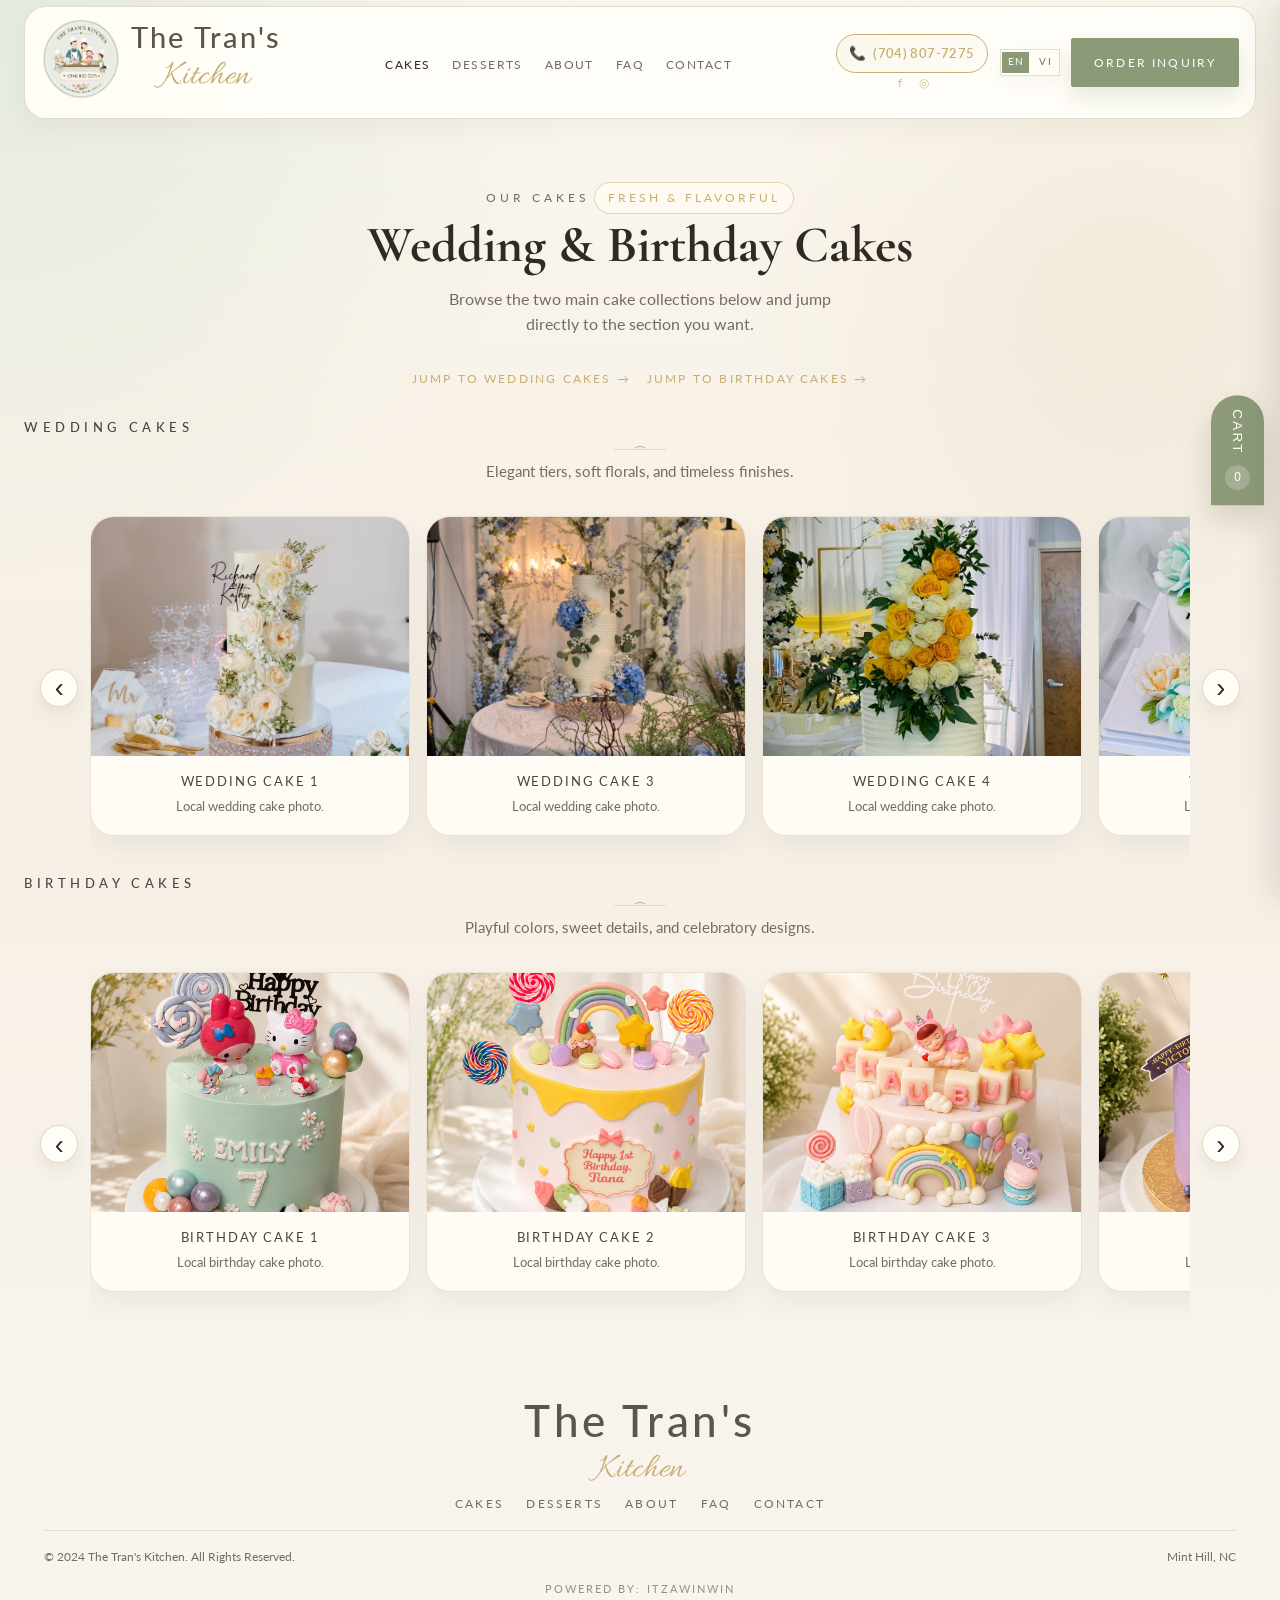
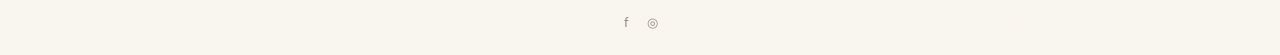
<file: cakes.html>
<!DOCTYPE html>
<html lang="en">
<head>
    <meta charset="UTF-8">
    <meta name="viewport" content="width=device-width, initial-scale=1.0">
    <title>Cakes | The Tran's Kitchen</title>
    <link rel="stylesheet" href="styles.css">
    <link href="https://fonts.googleapis.com/css2?family=Cormorant+Garamond:wght@400;500;600&family=Allura&family=Lato:wght@300;400;700&display=swap" rel="stylesheet">
</head>
<body>

    <header>
        <div class="logo">
            <a href="index.html" aria-label="The Tran's Kitchen home">
                <img src="media/logo_portrait/Picture1.png" alt="The Tran's Kitchen logo">
                <h2>The Tran's <span>Kitchen</span></h2>
            </a>
        </div>
        <button class="menu-toggle" type="button" aria-label="Toggle navigation menu" aria-expanded="false">
            <span></span>
            <span></span>
            <span></span>
        </button>
        <nav class="nav-menu">
            <ul>
                <li><a href="cakes.html" class="active" data-i18n="nav.cakes">CAKES</a></li>
                <li><a href="dessert-shop.html" data-i18n="nav.dessertShop">DESSERTS</a></li>
                <li><a href="index.html#about" data-i18n="nav.about">ABOUT</a></li>
                <li><a href="faq.html" data-i18n="nav.faq">FAQ</a></li>
                <li><a href="contact.html#contact" data-i18n="nav.contact">CONTACT</a></li>
            </ul>
        </nav>
        <div class="header-actions">
            <div class="header-utilities">
                <div class="header-contact-stack">
                    <a href="tel:(704)-807-7275" class="header-phone" title="Call us">(704) 807-7275</a>
                    <div class="header-social-links social-links" aria-label="Social links">
                        <a href="#" aria-label="Facebook">f</a>
                        <a href="#" aria-label="Instagram">◎</a>
                    </div>
                </div>
                <div class="language-switcher" role="group" aria-label="Language switcher">
                    <button type="button" class="lang-btn active" data-language-switch="en">EN</button>
                    <button type="button" class="lang-btn" data-language-switch="vi">VI</button>
                </div>
            </div>
            <a href="contact.html#contact" class="btn primary-btn" data-i18n="cta.orderInquiry">ORDER INQUIRY</a>
        </div>
    </header>

    <main>
        <section class="gallery-hero">
            <span class="subtitle" data-i18n="cakes.subtitle">OUR CAKES</span>
            <div class="fresh-label" data-i18n="cakes.freshLabel">FRESH &amp; FLAVORFUL</div>
            <h1 data-i18n-html="cakes.title">Wedding & Birthday Cakes</h1>
            <p data-i18n="cakes.copy">Browse the two main cake collections below and jump directly to the section you want.</p>
            <div class="gallery-hero-links">
                <a href="#wedding-cakes" class="gallery-nav-back" data-i18n="cakes.jumpWedding">Jump to Wedding Cakes →</a>
                <a href="#birthday-cakes" class="gallery-nav-back" data-i18n="cakes.jumpBirthday">Jump to Birthday Cakes →</a>
            </div>
        </section>

        <section id="wedding-cakes" class="gallery-section">
            <div class="section-title">
                <h3 data-i18n="gallery.wedding">WEDDING CAKES</h3>
                <div class="divider"></div>
                <p class="gallery-section-copy" data-i18n="cakes.weddingIntro">Elegant tiers, soft florals, and timeless finishes.</p>
            </div>
            <div class="gallery-carousel" data-carousel>
                <button type="button" class="carousel-arrow carousel-arrow-left" data-carousel-prev aria-label="Previous wedding cake">‹</button>
                <div class="gallery-strip" aria-label="Wedding cakes carousel" data-carousel-track>
                    <article class="gallery-card gallery-card--wide">
                        <img src="media/wedding_cake/Tram%20-%20IMG_8969.jpeg" alt="Wedding cake showcase">
                        <div class="gallery-caption">
                            <h3>Wedding Cake 1</h3>
                            <p>Local wedding cake photo.</p>
                        </div>
                    </article>
                    <article class="gallery-card gallery-card--wide">
                        <img src="media/wedding_cake/Tram%20-%20IMG_2144.jpeg" alt="Wedding cake showcase">
                        <div class="gallery-caption">
                            <h3>Wedding Cake 3</h3>
                            <p>Local wedding cake photo.</p>
                        </div>
                    </article>
                    <article class="gallery-card gallery-card--wide">
                        <img src="media/wedding_cake/Tram%20-%20IMG_0115.jpeg" alt="Wedding cake showcase">
                        <div class="gallery-caption">
                            <h3>Wedding Cake 4</h3>
                            <p>Local wedding cake photo.</p>
                        </div>
                    </article>
                    <article class="gallery-card gallery-card--wide">
                        <img src="media/wedding_cake/Tram%20-%20eZy%20Watermark_22-06-2026_05-56-19-4750PM.jpeg" alt="Wedding cake showcase">
                        <div class="gallery-caption">
                            <h3>Wedding Cake 5</h3>
                            <p>Local wedding cake photo.</p>
                        </div>
                    </article>
                    <article class="gallery-card gallery-card--wide">
                        <img src="media/wedding_cake/Tram%20-%20DBA793EF-A652-4870-9D08-CE473B1109C4.png" alt="Wedding cake showcase">
                        <div class="gallery-caption">
                            <h3>Wedding Cake 6</h3>
                            <p>Local wedding cake photo.</p>
                        </div>
                    </article>
                    <article class="gallery-card gallery-card--wide">
                        <img src="media/wedding_cake/Tram%20-%20345CD83B-290F-4959-AA5B-38800B99D610.png" alt="Wedding cake showcase">
                        <div class="gallery-caption">
                            <h3>Wedding Cake 7</h3>
                            <p>Local wedding cake photo.</p>
                        </div>
                    </article>
                </div>
                <button type="button" class="carousel-arrow carousel-arrow-right" data-carousel-next aria-label="Next wedding cake">›</button>
            </div>
        </section>

        <section id="birthday-cakes" class="gallery-section">
            <div class="section-title">
                <h3 data-i18n="gallery.birthday">BIRTHDAY CAKES</h3>
                <div class="divider"></div>
                <p class="gallery-section-copy" data-i18n="cakes.birthdayIntro">Playful colors, sweet details, and celebratory designs.</p>
            </div>
            <div class="gallery-carousel" data-carousel>
                <button type="button" class="carousel-arrow carousel-arrow-left" data-carousel-prev aria-label="Previous birthday cake">‹</button>
                <div class="gallery-strip" aria-label="Birthday cakes carousel" data-carousel-track>
                    <article class="gallery-card gallery-card--wide">
                        <img src="media/bd_cake/Tram%20-%205625BA83-5E71-410C-AFB6-8AE1DFD58D3B.png" alt="Birthday cake showcase">
                        <div class="gallery-caption">
                            <h3>Birthday Cake 1</h3>
                            <p>Local birthday cake photo.</p>
                        </div>
                    </article>
                    <article class="gallery-card gallery-card--wide">
                        <img src="media/bd_cake/Tram%20-%2051B96892-F2CF-4D0B-8303-94D8836666FA.png" alt="Birthday cake showcase">
                        <div class="gallery-caption">
                            <h3>Birthday Cake 2</h3>
                            <p>Local birthday cake photo.</p>
                        </div>
                    </article>
                    <article class="gallery-card gallery-card--wide">
                        <img src="media/bd_cake/Tram%20-%20570C134A-3CF7-4428-80A6-B445A66DF70B.png" alt="Birthday cake showcase">
                        <div class="gallery-caption">
                            <h3>Birthday Cake 3</h3>
                            <p>Local birthday cake photo.</p>
                        </div>
                    </article>
                    <article class="gallery-card gallery-card--wide">
                        <img src="media/bd_cake/Tram%20-%2062046193-C0A2-4986-BF48-23A3A6B71FE9.png" alt="Birthday cake showcase">
                        <div class="gallery-caption">
                            <h3>Birthday Cake 4</h3>
                            <p>Local birthday cake photo.</p>
                        </div>
                    </article>
                    <article class="gallery-card gallery-card--wide">
                        <img src="media/bd_cake/Tram%20-%20996D9A48-A03B-4AE5-A94C-7505EB854710.png" alt="Birthday cake showcase">
                        <div class="gallery-caption">
                            <h3>Birthday Cake 5</h3>
                            <p>Local birthday cake photo.</p>
                        </div>
                    </article>
                    <article class="gallery-card gallery-card--wide">
                        <img src="media/bd_cake/Tram%20-%20E1BEEA13-B8B1-4D3C-91D3-907A17B890CB.png" alt="Birthday cake showcase">
                        <div class="gallery-caption">
                            <h3>Birthday Cake 6</h3>
                            <p>Local birthday cake photo.</p>
                        </div>
                    </article>
                    <article class="gallery-card gallery-card--wide">
                        <img src="media/bd_cake/Tram%20-%20C6C1E746-1F8D-49E9-A5AD-4157E5045760.png" alt="Birthday cake showcase">
                        <div class="gallery-caption">
                            <h3>Birthday Cake 7</h3>
                            <p>Local birthday cake photo.</p>
                        </div>
                    </article>
                    <article class="gallery-card gallery-card--wide">
                        <img src="media/bd_cake/Tram%20-%20E3C0FDC5-1961-4F9F-A589-F5A616CABFDB.png" alt="Birthday cake showcase">
                        <div class="gallery-caption">
                            <h3>Birthday Cake 9</h3>
                            <p>Local birthday cake photo.</p>
                        </div>
                    </article>
                    <article class="gallery-card gallery-card--wide">
                        <img src="media/bd_cake/Tram%20-%20eZy%20Watermark_08-06-2026_10-47-18-1490AM.png" alt="Birthday cake showcase">
                        <div class="gallery-caption">
                            <h3>Birthday Cake 10</h3>
                            <p>Local birthday cake photo.</p>
                        </div>
                    </article>
                    <article class="gallery-card gallery-card--wide">
                        <img src="media/bd_cake/Tram%20-%20eZy%20Watermark_08-06-2026_10-47-19-3510AM.png" alt="Birthday cake showcase">
                        <div class="gallery-caption">
                            <h3>Birthday Cake 11</h3>
                            <p>Local birthday cake photo.</p>
                        </div>
                    </article>
                    <article class="gallery-card gallery-card--wide">
                        <img src="media/bd_cake/Tram%20-%20eZy%20Watermark_17-05-2026_02-25-46-4840PM.jpeg" alt="Birthday cake showcase">
                        <div class="gallery-caption">
                            <h3>Birthday Cake 12</h3>
                            <p>Local birthday cake photo.</p>
                        </div>
                    </article>
                    <article class="gallery-card gallery-card--wide">
                        <img src="media/bd_cake/Tram%20-%20eZy%20Watermark_22-06-2026_05-56-18-7790PM.jpeg" alt="Birthday cake showcase">
                        <div class="gallery-caption">
                            <h3>Birthday Cake 13</h3>
                            <p>Local birthday cake photo.</p>
                        </div>
                    </article>
                    <article class="gallery-card gallery-card--wide">
                        <img src="media/bd_cake/Tram%20-%20eZy%20Watermark_29-05-2026_09-18-13-7920PM.jpeg" alt="Birthday cake showcase">
                        <div class="gallery-caption">
                            <h3>Birthday Cake 14</h3>
                            <p>Local birthday cake photo.</p>
                        </div>
                    </article>
                    <article class="gallery-card gallery-card--wide">
                        <img src="media/bd_cake/Tram%20-%20IMG_2914.jpeg" alt="Birthday cake showcase">
                        <div class="gallery-caption">
                            <h3>Birthday Cake 15</h3>
                            <p>Local birthday cake photo.</p>
                        </div>
                    </article>
                </div>
                <button type="button" class="carousel-arrow carousel-arrow-right" data-carousel-next aria-label="Next birthday cake">›</button>
            </div>
        </section>
    </main>

    <div class="cart-shell" data-cart-root data-zelle-phone="your Zelle phone number">
        <button type="button" class="cart-toggle-fab" data-cart-toggle aria-expanded="false"><span data-i18n="cart.toggle">Cart</span> <span class="cart-toggle-count" data-cart-count>0</span></button>
        <div class="cart-overlay" data-cart-overlay></div>
        <aside class="cart-drawer" data-cart-drawer>
            <div class="cart-drawer-header">
                <h3 data-i18n="cart.title">Your Cart</h3>
                <button type="button" class="cart-close-btn" data-cart-close aria-label="Close cart">×</button>
            </div>
            <div class="cart-drawer-body">
                <div class="cart-summary-panel">
                    <h3 data-i18n="cart.summaryTitle">Cart Summary</h3>
                    <div class="cart-items" data-cart-items></div>
                    <div class="cart-total-row">
                        <span data-i18n="cart.totalLabel">Total</span>
                        <strong data-cart-total>$0.00</strong>
                    </div>
                    <p class="cart-zelle-note" data-i18n-html="cart.zelleNote">After submit, please Zelle the total to <strong data-zelle-display>your Zelle phone number</strong>.</p>
                    <button type="button" class="cart-clear-btn" data-cart-clear data-i18n="cart.clear">Clear Cart</button>
                </div>
                <div class="cart-form-panel">
                    <h3 data-i18n="cart.checkoutTitle">Checkout Details</h3>
                    <p class="cart-checkout-intro" data-i18n="cart.checkoutCopy">Name, phone number, and email are required before you can submit the order request.</p>
                    <form class="cart-checkout-form" data-cart-checkout>
                        <div class="form-grid">
                            <input type="text" name="customerName" placeholder="Your Name" data-i18n-placeholder="cart.name" required>
                            <input type="tel" name="customerPhone" placeholder="Phone Number" data-i18n-placeholder="cart.phone" required>
                            <input type="email" name="customerEmail" placeholder="Email Address" data-i18n-placeholder="cart.email" required>
                            <input type="date" name="eventDate" placeholder="Event Date" data-i18n-placeholder="cart.date">
                            <textarea name="orderNotes" placeholder="Order notes, delivery preferences, or flavors..." data-i18n-placeholder="cart.notes" rows="4"></textarea>
                        </div>
                        <button type="submit" class="btn primary-btn cart-submit-btn" data-i18n="cart.submit">Submit Order Request</button>
                    </form>
                </div>
            </div>
        </aside>
    </div>

    <footer>
        <div class="footer-logo">
            <h2>The Tran's <span>Kitchen</span></h2>
        </div>
        <div class="footer-links">
            <a href="cakes.html" class="active" data-i18n="nav.cakes">CAKES</a>
            <a href="dessert-shop.html" data-i18n="nav.dessertShop">DESSERTS</a>
            <a href="index.html#about" data-i18n="nav.about">ABOUT</a>
            <a href="faq.html" data-i18n="nav.faq">FAQ</a>
            <a href="contact.html#contact" data-i18n="nav.contact">CONTACT</a>
        </div>
        <div class="footer-bottom">
            <p data-i18n-html="footer.copyright">&copy; 2024 The Tran's Kitchen. All Rights Reserved.</p>
            <p data-i18n="footer.location">Mint Hill, NC</p>
        </div>
        <p class="footer-watermark">Powered by: Itzawinwin</p>
        <div class="footer-social-links social-links" aria-label="Social links">
            <a href="#" aria-label="Facebook">f</a>
            <a href="#" aria-label="Instagram">◎</a>
        </div>
    </footer>

    <script id="site-translations" type="application/json">
    {
        "en": {
            "document.title": "Cakes | The Tran's Kitchen",
            "nav.cakes": "CAKES",
            "nav.dessertShop": "DESSERTS",
            "nav.about": "ABOUT",
            "nav.faq": "FAQ",
            "nav.contact": "CONTACT",
            "cta.orderInquiry": "ORDER INQUIRY",
            "cakes.subtitle": "OUR CAKES",
            "cakes.freshLabel": "FRESH & FLAVORFUL",
            "cakes.title": "Wedding & Birthday Cakes",
            "cakes.copy": "Browse the two main cake collections below and jump directly to the section you want.",
            "cakes.jumpWedding": "Jump to Wedding Cakes →",
            "cakes.jumpBirthday": "Jump to Birthday Cakes →",
            "cakes.weddingIntro": "Elegant tiers, soft florals, and timeless finishes.",
            "cakes.birthdayIntro": "Playful colors, sweet details, and celebratory designs.",
            "gallery.wedding": "WEDDING CAKES",
            "gallery.birthday": "BIRTHDAY CAKES",
            "contact.subtitle": "LET'S CREATE SOMETHING",
            "contact.title": "Sweet Together &hearts;",
            "contact.copy": "Have a cake in mind? Fill out the form and we'll get back to you soon!",
            "form.name": "Your Name",
            "form.email": "Email Address",
            "form.phone": "Phone Number",
            "form.date": "Event Date",
            "form.servings": "Number of Servings",
            "form.budget": "Budget (Optional)",
            "form.message": "Tell us about your cake...",
            "form.upload": "Upload Inspiration Photo<br>(Optional)",
            "cta.sendInquiry": "SEND INQUIRY",
            "cakes.wedding.oneTitle": "Romantic Floral Cake",
            "cakes.wedding.oneCopy": "Soft ivory tiers with fresh blooms.",
            "cakes.wedding.twoTitle": "Minimal White Cake",
            "cakes.wedding.twoCopy": "Clean lines with a warm, modern finish.",
            "cakes.wedding.threeTitle": "Two-Tier Classic",
            "cakes.wedding.threeCopy": "Simple, graceful, and wedding-day ready.",
            "cakes.wedding.fourTitle": "Berry Garden Cake",
            "cakes.wedding.fourCopy": "Fresh berries with a soft cream finish.",
            "cakes.wedding.fiveTitle": "Nude Floral Cake",
            "cakes.wedding.fiveCopy": "Warm tones and airy floral details.",
            "cakes.wedding.sixTitle": "Clean Cut Elegance",
            "cakes.wedding.sixCopy": "Bright ivory layers with refined styling.",
            "cakes.birthday.oneTitle": "Birthday Classic",
            "cakes.birthday.oneCopy": "Light pink tones with festive finishing touches.",
            "cakes.birthday.twoTitle": "Happy Birthday Cake",
            "cakes.birthday.twoCopy": "Soft cream buttercream with a hand-lettered topper.",
            "cakes.birthday.threeTitle": "Confetti Fun",
            "cakes.birthday.threeCopy": "Bright and cheerful for a joyful celebration.",
            "cakes.birthday.fourTitle": "Chocolate Celebration",
            "cakes.birthday.fourCopy": "Rich layers with a smooth chocolate finish.",
            "cakes.birthday.fiveTitle": "Party Pink Cake",
            "cakes.birthday.fiveCopy": "Soft pastel layers with a playful vibe.",
            "cakes.birthday.sixTitle": "Sweet Treat Cups",
            "cakes.birthday.sixCopy": "A fun dessert option for party tables.",
            "footer.copyright": "&copy; 2024 The Tran's Kitchen. All Rights Reserved.",
            "footer.location": "Mint Hill, NC"
        },
        "vi": {
            "document.title": "Bánh Kem | The Tran's Kitchen",
            "nav.cakes": "BÁNH KEM",
            "nav.dessertShop": "TRÁNG MIỆNG",
            "nav.about": "GIỚI THIỆU",
            "nav.faq": "CÂU HỎI",
            "nav.contact": "LIÊN HỆ",
            "cta.orderInquiry": "ĐẶT BÁNH",
            "cakes.subtitle": "CÁC MẪU BÁNH CỦA CHÚNG TÔI",
            "cakes.freshLabel": "TƯƠI MỚI & ĐẬM VỊ",
            "cakes.title": "Bánh cưới & bánh sinh nhật",
            "cakes.copy": "Khám phá hai bộ sưu tập bánh chính bên dưới và nhảy trực tiếp đến phần bạn muốn.",
            "cakes.jumpWedding": "Đến phần bánh cưới →",
            "cakes.jumpBirthday": "Đến phần bánh sinh nhật →",
            "cakes.weddingIntro": "Các tầng bánh thanh lịch, hoa mềm mại và kiểu hoàn thiện vượt thời gian.",
            "cakes.birthdayIntro": "Màu sắc vui tươi, chi tiết ngọt ngào và thiết kế đầy không khí lễ hội.",
            "gallery.wedding": "BÁNH CƯỚI",
            "gallery.birthday": "BÁNH SINH NHẬT",
            "contact.subtitle": "CHÚNG TA HÃY TẠO RA ĐIỀU GÌ ĐÓ",
            "contact.title": "Ngọt ngào cùng nhau &hearts;",
            "contact.copy": "Bạn đã có ý tưởng về chiếc bánh? Điền vào mẫu và chúng tôi sẽ phản hồi sớm!",
            "form.name": "Tên của bạn",
            "form.email": "Địa chỉ email",
            "form.phone": "Số điện thoại",
            "form.date": "Ngày sự kiện",
            "form.servings": "Số phần",
            "form.budget": "Ngân sách (Không bắt buộc)",
            "form.message": "Hãy kể cho chúng tôi về chiếc bánh của bạn...",
            "form.upload": "Tải lên ảnh tham khảo<br>(Không bắt buộc)",
            "cta.sendInquiry": "GỬI YÊU CẦU",
            "cakes.wedding.oneTitle": "Bánh hoa lãng mạn",
            "cakes.wedding.oneCopy": "Những tầng màu trắng ngà với hoa tươi.",
            "cakes.wedding.twoTitle": "Bánh trắng tối giản",
            "cakes.wedding.twoCopy": "Đường nét tinh gọn với vẻ hiện đại ấm áp.",
            "cakes.wedding.threeTitle": "Bánh hai tầng cổ điển",
            "cakes.wedding.threeCopy": "Đơn giản, thanh lịch và sẵn sàng cho ngày cưới.",
            "cakes.wedding.fourTitle": "Bánh vườn dâu",
            "cakes.wedding.fourCopy": "Dâu tươi với lớp kem mềm mịn.",
            "cakes.wedding.fiveTitle": "Bánh hoa gam nude",
            "cakes.wedding.fiveCopy": "Tông màu ấm và chi tiết hoa nhẹ nhàng.",
            "cakes.wedding.sixTitle": "Thanh lịch tinh gọn",
            "cakes.wedding.sixCopy": "Những tầng bánh ngà sáng với phong cách tinh tế.",
            "cakes.birthday.oneTitle": "Bánh sinh nhật cổ điển",
            "cakes.birthday.oneCopy": "Tông hồng nhạt với điểm nhấn vui tươi.",
            "cakes.birthday.twoTitle": "Bánh chúc mừng sinh nhật",
            "cakes.birthday.twoCopy": "Kem bơ màu kem dịu với chữ viết tay trên bánh.",
            "cakes.birthday.threeTitle": "Bánh confetti vui nhộn",
            "cakes.birthday.threeCopy": "Sáng sủa và vui tươi cho một buổi lễ trọn niềm vui.",
            "cakes.birthday.fourTitle": "Bánh sô cô la kỷ niệm",
            "cakes.birthday.fourCopy": "Những lớp bánh đậm vị với lớp sô cô la mịn.",
            "cakes.birthday.fiveTitle": "Bánh hồng tiệc vui",
            "cakes.birthday.fiveCopy": "Các lớp bánh pastel mềm với cảm giác vui tươi.",
            "cakes.birthday.sixTitle": "Ly tráng miệng ngọt ngào",
            "cakes.birthday.sixCopy": "Một lựa chọn tráng miệng vui mắt cho bàn tiệc.",
            "footer.copyright": "&copy; 2024 The Tran's Kitchen. Bảo lưu mọi quyền.",
            "footer.location": "Mint Hill, NC"
        }
    }
    </script>

    <script src="script.js"></script>
</body>
</html>
</file>
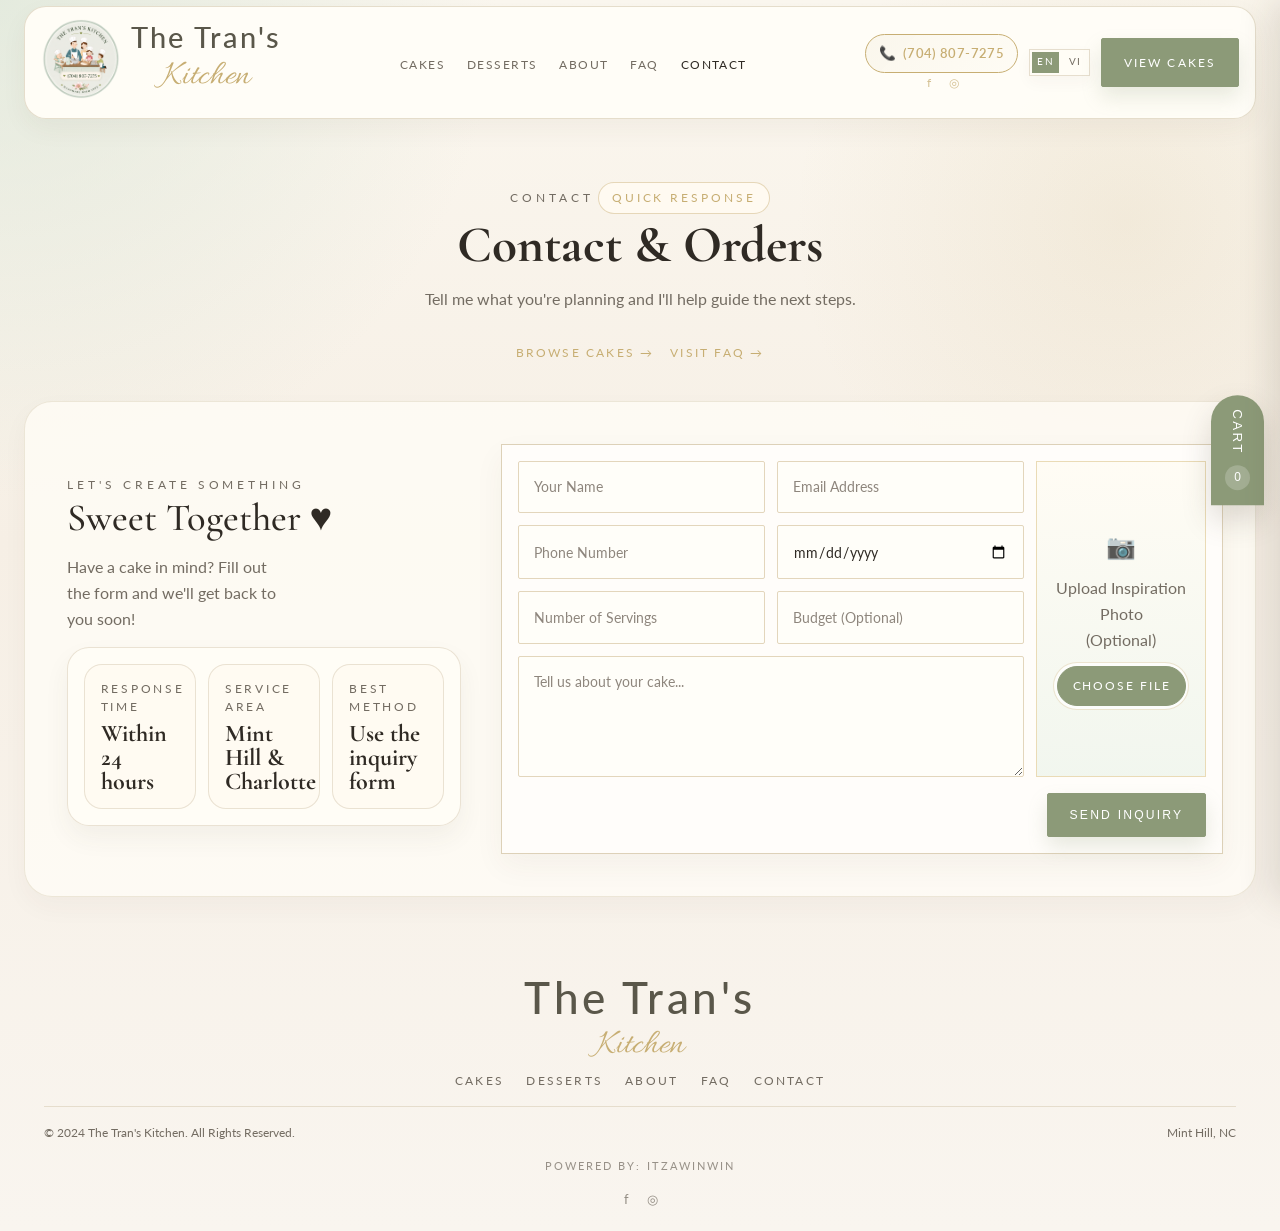
<file: contact.html>
<!DOCTYPE html>
<html lang="en">
<head>
    <meta charset="UTF-8">
    <meta name="viewport" content="width=device-width, initial-scale=1.0">
    <title>Contact | The Tran's Kitchen</title>
    <link rel="stylesheet" href="styles.css">
    <link href="https://fonts.googleapis.com/css2?family=Cormorant+Garamond:wght@400;500;600&family=Allura&family=Lato:wght@300;400;700&display=swap" rel="stylesheet">
</head>
<body>

    <header>
        <div class="logo">
            <a href="index.html" aria-label="The Tran's Kitchen home">
                <img src="media/logo_portrait/Picture1.png" alt="The Tran's Kitchen logo">
                <h2>The Tran's <span>Kitchen</span></h2>
            </a>
        </div>
        <button class="menu-toggle" type="button" aria-label="Toggle navigation menu" aria-expanded="false">
            <span></span>
            <span></span>
            <span></span>
        </button>
        <nav class="nav-menu">
            <ul>
                <li><a href="cakes.html" data-i18n="nav.cakes">CAKES</a></li>
                <li><a href="dessert-shop.html" data-i18n="nav.dessertShop">DESSERTS</a></li>
                <li><a href="index.html#about" data-i18n="nav.about">ABOUT</a></li>
                <li><a href="faq.html" data-i18n="nav.faq">FAQ</a></li>
                <li><a href="contact.html#contact" class="active" data-i18n="nav.contact">CONTACT</a></li>
            </ul>
        </nav>
        <div class="header-actions">
            <div class="header-utilities">
                <div class="header-contact-stack">
                    <a href="tel:(704)-807-7275" class="header-phone" title="Call us">(704) 807-7275</a>
                    <div class="header-social-links social-links" aria-label="Social links">
                        <a href="#" aria-label="Facebook">f</a>
                        <a href="#" aria-label="Instagram">◎</a>
                    </div>
                </div>
                <div class="language-switcher" role="group" aria-label="Language switcher">
                    <button type="button" class="lang-btn active" data-language-switch="en">EN</button>
                    <button type="button" class="lang-btn" data-language-switch="vi">VI</button>
                </div>
            </div>
            <a href="cakes.html" class="btn primary-btn" data-i18n="contact.ctaBack">VIEW CAKES</a>
        </div>
    </header>

    <main>
        <section class="gallery-hero">
            <span class="subtitle" data-i18n="contact.subtitle">CONTACT</span>
            <div class="fresh-label" data-i18n="contact.freshLabel">QUICK RESPONSE</div>
            <h1 data-i18n-html="contact.title">Contact &amp; Orders</h1>
            <p data-i18n="contact.copy">Tell me what you're planning and I'll help guide the next steps.</p>
            <div class="gallery-hero-links">
                <a href="cakes.html" class="gallery-nav-back" data-i18n="contact.jumpCakes">Browse Cakes →</a>
                <a href="faq.html" class="gallery-nav-back" data-i18n="contact.jumpFaq">Visit FAQ →</a>
            </div>
        </section>

        <section id="contact" class="contact">
            <div class="contact-text">
                <span class="subtitle" data-i18n="contact.formSubtitle">LET'S CREATE SOMETHING</span>
                <h2 data-i18n-html="contact.formTitle">Sweet Together &hearts;</h2>
                <p data-i18n="contact.formCopy">Have a cake in mind? Fill out the form and we'll get back to you soon!</p>
                <div class="contact-notes">
                    <div class="contact-notes-grid">
                        <div class="contact-note">
                            <span data-i18n="contact.note1Title">RESPONSE TIME</span>
                            <strong data-i18n="contact.note1Copy">Within 24 hours</strong>
                        </div>
                        <div class="contact-note">
                            <span data-i18n="contact.note2Title">SERVICE AREA</span>
                            <strong data-i18n="contact.note2Copy">Mint Hill &amp; Charlotte</strong>
                        </div>
                        <div class="contact-note">
                            <span data-i18n="contact.note3Title">BEST METHOD</span>
                            <strong data-i18n="contact.note3Copy">Use the inquiry form</strong>
                        </div>
                    </div>
                </div>
            </div>
            <div class="contact-form-container">
                <form id="inquiryForm" enctype="multipart/form-data">
                    <div class="form-grid">
                        <input type="text" placeholder="Your Name" data-i18n-placeholder="form.name" required>
                        <input type="email" placeholder="Email Address" data-i18n-placeholder="form.email" required>
                        <input type="tel" placeholder="Phone Number" data-i18n-placeholder="form.phone" required>
                        <input type="date" placeholder="Event Date" data-i18n-placeholder="form.date" required>
                        <input type="number" placeholder="Number of Servings" data-i18n-placeholder="form.servings">
                        <input type="text" placeholder="Budget (Optional)" data-i18n-placeholder="form.budget">
                        <textarea placeholder="Tell us about your cake..." data-i18n-placeholder="form.message" rows="4" required></textarea>

                        <div class="upload-box">
                            <span>📷</span>
                            <p data-i18n-html="form.upload">Upload Inspiration Photo<br>(Optional)</p>
                            <input type="file" name="inspirationPhoto" accept="image/*" class="upload-input">
                        </div>
                    </div>
                    <button type="submit" class="btn primary-btn submit-btn" data-i18n="cta.sendInquiry">SEND INQUIRY</button>
                </form>
            </div>
        </section>
    </main>

    <div class="cart-shell" data-cart-root data-zelle-phone="your Zelle phone number">
        <button type="button" class="cart-toggle-fab" data-cart-toggle aria-expanded="false"><span data-i18n="cart.toggle">Cart</span> <span class="cart-toggle-count" data-cart-count>0</span></button>
        <div class="cart-overlay" data-cart-overlay></div>
        <aside class="cart-drawer" data-cart-drawer>
            <div class="cart-drawer-header">
                <h3 data-i18n="cart.title">Your Cart</h3>
                <button type="button" class="cart-close-btn" data-cart-close aria-label="Close cart">×</button>
            </div>
            <div class="cart-drawer-body">
                <div class="cart-summary-panel">
                    <h3 data-i18n="cart.summaryTitle">Cart Summary</h3>
                    <div class="cart-items" data-cart-items></div>
                    <div class="cart-total-row">
                        <span data-i18n="cart.totalLabel">Total</span>
                        <strong data-cart-total>$0.00</strong>
                    </div>
                    <p class="cart-zelle-note" data-i18n-html="cart.zelleNote">After submit, please Zelle the total to <strong data-zelle-display>your Zelle phone number</strong>.</p>
                    <button type="button" class="cart-clear-btn" data-cart-clear data-i18n="cart.clear">Clear Cart</button>
                </div>
                <div class="cart-form-panel">
                    <h3 data-i18n="cart.checkoutTitle">Checkout Details</h3>
                    <p class="cart-checkout-intro" data-i18n="cart.checkoutCopy">Name, phone number, and email are required before you can submit the order request.</p>
                    <form class="cart-checkout-form" data-cart-checkout>
                        <div class="form-grid">
                            <input type="text" name="customerName" placeholder="Your Name" data-i18n-placeholder="cart.name" required>
                            <input type="tel" name="customerPhone" placeholder="Phone Number" data-i18n-placeholder="cart.phone" required>
                            <input type="email" name="customerEmail" placeholder="Email Address" data-i18n-placeholder="cart.email" required>
                            <input type="date" name="eventDate" placeholder="Event Date" data-i18n-placeholder="cart.date">
                            <textarea name="orderNotes" placeholder="Order notes, delivery preferences, or flavors..." data-i18n-placeholder="cart.notes" rows="4"></textarea>
                        </div>
                        <button type="submit" class="btn primary-btn cart-submit-btn" data-i18n="cart.submit">Submit Order Request</button>
                    </form>
                </div>
            </div>
        </aside>
    </div>

    <footer>
        <div class="footer-logo">
            <h2>The Tran's <span>Kitchen</span></h2>
        </div>
        <div class="footer-links">
            <a href="cakes.html" data-i18n="nav.cakes">CAKES</a>
            <a href="dessert-shop.html" data-i18n="nav.dessertShop">DESSERTS</a>
            <a href="index.html#about" data-i18n="nav.about">ABOUT</a>
            <a href="faq.html" data-i18n="nav.faq">FAQ</a>
            <a href="contact.html#contact" class="active" data-i18n="nav.contact">CONTACT</a>
        </div>
        <div class="footer-bottom">
            <p data-i18n-html="footer.copyright">&copy; 2024 The Tran's Kitchen. All Rights Reserved.</p>
            <p data-i18n="footer.location">Mint Hill, NC</p>
        </div>
        <p class="footer-watermark">Powered by: Itzawinwin</p>
        <div class="footer-social-links social-links" aria-label="Social links">
            <a href="#" aria-label="Facebook">f</a>
            <a href="#" aria-label="Instagram">◎</a>
        </div>
    </footer>

    <script id="site-translations" type="application/json">
    {
        "en": {
            "document.title": "Contact | The Tran's Kitchen",
            "nav.cakes": "CAKES",
            "nav.dessertShop": "DESSERTS",
            "nav.about": "ABOUT",
            "nav.faq": "FAQ",
            "nav.contact": "CONTACT",
            "contact.ctaBack": "VIEW CAKES",
            "contact.subtitle": "CONTACT",
            "contact.freshLabel": "QUICK RESPONSE",
            "contact.title": "Contact &amp; Orders",
            "contact.copy": "Tell me what you're planning and I'll help guide the next steps.",
            "contact.jumpCakes": "Browse Cakes →",
            "contact.jumpFaq": "Visit FAQ →",
            "contact.formSubtitle": "LET'S CREATE SOMETHING",
            "contact.formTitle": "Sweet Together &hearts;",
            "contact.formCopy": "Have a cake in mind? Fill out the form and we'll get back to you soon!",
            "contact.note1Title": "RESPONSE TIME",
            "contact.note1Copy": "Within 24 hours",
            "contact.note2Title": "SERVICE AREA",
            "contact.note2Copy": "Mint Hill & Charlotte",
            "contact.note3Title": "BEST METHOD",
            "contact.note3Copy": "Use the inquiry form",
            "form.name": "Your Name",
            "form.email": "Email Address",
            "form.phone": "Phone Number",
            "form.date": "Event Date",
            "form.servings": "Number of Servings",
            "form.budget": "Budget (Optional)",
            "form.message": "Tell us about your cake...",
            "form.upload": "Upload Inspiration Photo<br>(Optional)",
            "cta.sendInquiry": "SEND INQUIRY",
            "footer.copyright": "&copy; 2024 The Tran's Kitchen. All Rights Reserved.",
            "footer.location": "Mint Hill, NC"
        },
        "vi": {
            "document.title": "Liên Hệ | The Tran's Kitchen",
            "nav.cakes": "BÁNH KEM",
            "nav.dessertShop": "TRÁNG MIỆNG",
            "nav.about": "GIỚI THIỆU",
            "nav.faq": "CÂU HỎI",
            "nav.contact": "LIÊN HỆ",
            "contact.ctaBack": "XEM BÁNH",
            "contact.subtitle": "LIÊN HỆ",
            "contact.freshLabel": "PHẢN HỒI NHANH",
            "contact.title": "Liên hệ &amp; Đặt bánh",
            "contact.copy": "Hãy cho tôi biết bạn đang lên kế hoạch gì, tôi sẽ giúp bạn các bước tiếp theo.",
            "contact.jumpCakes": "Xem các mẫu bánh →",
            "contact.jumpFaq": "Xem câu hỏi thường gặp →",
            "contact.formSubtitle": "CHÚNG TA HÃY TẠO RA ĐIỀU GÌ ĐÓ",
            "contact.formTitle": "Ngọt ngào cùng nhau &hearts;",
            "contact.formCopy": "Bạn đã có ý tưởng về chiếc bánh? Điền vào mẫu và chúng tôi sẽ phản hồi sớm!",
            "contact.note1Title": "THỜI GIAN PHẢN HỒI",
            "contact.note1Copy": "Trong vòng 24 giờ",
            "contact.note2Title": "KHU VỰC PHỤC VỤ",
            "contact.note2Copy": "Mint Hill & Charlotte",
            "contact.note3Title": "CÁCH TỐT NHẤT",
            "contact.note3Copy": "Dùng mẫu liên hệ",
            "form.name": "Tên của bạn",
            "form.email": "Địa chỉ email",
            "form.phone": "Số điện thoại",
            "form.date": "Ngày sự kiện",
            "form.servings": "Số phần",
            "form.budget": "Ngân sách (Không bắt buộc)",
            "form.message": "Hãy kể cho chúng tôi về chiếc bánh của bạn...",
            "form.upload": "Tải lên ảnh tham khảo<br>(Không bắt buộc)",
            "cta.sendInquiry": "GỬI YÊU CẦU",
            "footer.copyright": "&copy; 2024 The Tran's Kitchen. Bảo lưu mọi quyền.",
            "footer.location": "Mint Hill, NC"
        }
    }
    </script>

    <script src="script.js"></script>
</body>
</html>
</file>
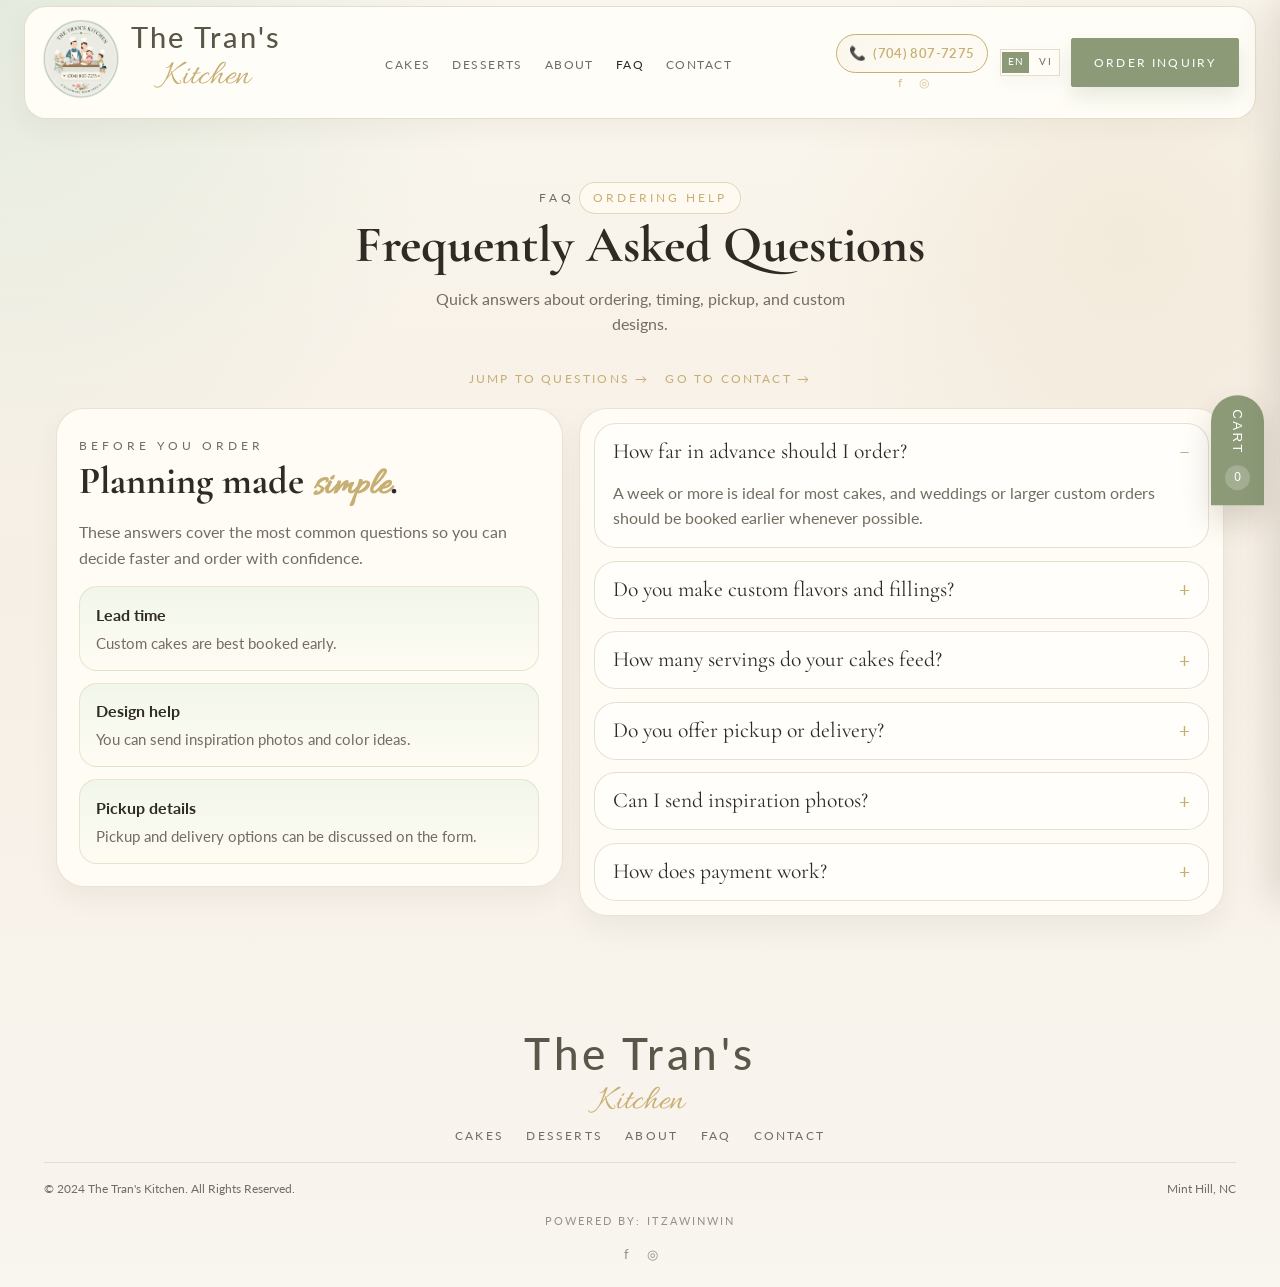
<file: faq.html>
<!DOCTYPE html>
<html lang="en">
<head>
    <meta charset="UTF-8">
    <meta name="viewport" content="width=device-width, initial-scale=1.0">
    <title>FAQ | The Tran's Kitchen</title>
    <link rel="stylesheet" href="styles.css">
    <link href="https://fonts.googleapis.com/css2?family=Cormorant+Garamond:wght@400;500;600&family=Allura&family=Lato:wght@300;400;700&display=swap" rel="stylesheet">
</head>
<body>

    <header>
        <div class="logo">
            <a href="index.html" aria-label="The Tran's Kitchen home">
                <img src="media/logo_portrait/Picture1.png" alt="The Tran's Kitchen logo">
                <h2>The Tran's <span>Kitchen</span></h2>
            </a>
        </div>
        <button class="menu-toggle" type="button" aria-label="Toggle navigation menu" aria-expanded="false">
            <span></span>
            <span></span>
            <span></span>
        </button>
        <nav class="nav-menu">
            <ul>
                <li><a href="cakes.html" data-i18n="nav.cakes">CAKES</a></li>
                <li><a href="dessert-shop.html" data-i18n="nav.dessertShop">DESSERTS</a></li>
                <li><a href="index.html#about" data-i18n="nav.about">ABOUT</a></li>
                <li><a href="faq.html" class="active" data-i18n="nav.faq">FAQ</a></li>
                <li><a href="contact.html#contact" data-i18n="nav.contact">CONTACT</a></li>
            </ul>
        </nav>
        <div class="header-actions">
            <div class="header-utilities">
                <div class="header-contact-stack">
                    <a href="tel:(704)-807-7275" class="header-phone" title="Call us">(704) 807-7275</a>
                    <div class="header-social-links social-links" aria-label="Social links">
                        <a href="#" aria-label="Facebook">f</a>
                        <a href="#" aria-label="Instagram">◎</a>
                    </div>
                </div>
                <div class="language-switcher" role="group" aria-label="Language switcher">
                    <button type="button" class="lang-btn active" data-language-switch="en">EN</button>
                    <button type="button" class="lang-btn" data-language-switch="vi">VI</button>
                </div>
            </div>
            <a href="contact.html#contact" class="btn primary-btn" data-i18n="faq.cta">ORDER INQUIRY</a>
        </div>
    </header>

    <main>
        <section class="gallery-hero">
            <span class="subtitle" data-i18n="faq.subtitle">FAQ</span>
            <div class="fresh-label" data-i18n="faq.freshLabel">ORDERING HELP</div>
            <h1 data-i18n-html="faq.title">Frequently Asked Questions</h1>
            <p data-i18n="faq.copy">Quick answers about ordering, timing, pickup, and custom designs.</p>
            <div class="gallery-hero-links">
                <a href="#faq-answers" class="gallery-nav-back" data-i18n="faq.jumpQuestions">Jump to Questions →</a>
                <a href="contact.html#contact" class="gallery-nav-back" data-i18n="faq.jumpContact">Go to Contact →</a>
            </div>
        </section>

        <section id="faq-answers" class="faq-section">
            <div class="faq-layout">
                <aside class="faq-sidebar">
                    <span class="subtitle" data-i18n="faq.sidebarSubtitle">BEFORE YOU ORDER</span>
                    <h2 data-i18n-html="faq.sidebarTitle">Planning made <em>simple</em>.</h2>
                    <p data-i18n="faq.sidebarCopy">These answers cover the most common questions so you can decide faster and order with confidence.</p>
                    <div class="faq-note-list">
                        <div class="faq-note">
                            <strong data-i18n="faq.note1Title">Lead time</strong>
                            <span data-i18n="faq.note1Copy">Custom cakes are best booked early.</span>
                        </div>
                        <div class="faq-note">
                            <strong data-i18n="faq.note2Title">Design help</strong>
                            <span data-i18n="faq.note2Copy">You can send inspiration photos and color ideas.</span>
                        </div>
                        <div class="faq-note">
                            <strong data-i18n="faq.note3Title">Pickup details</strong>
                            <span data-i18n="faq.note3Copy">Pickup and delivery options can be discussed on the form.</span>
                        </div>
                    </div>
                </aside>

                <div class="faq-list">
                    <details class="faq-item" open>
                        <summary data-i18n="faq.q1.question">How far in advance should I order?</summary>
                        <div class="faq-answer">
                            <p data-i18n="faq.q1.answer">A week or more is ideal for most cakes, and weddings or larger custom orders should be booked earlier whenever possible.</p>
                        </div>
                    </details>
                    <details class="faq-item">
                        <summary data-i18n="faq.q2.question">Do you make custom flavors and fillings?</summary>
                        <div class="faq-answer">
                            <p data-i18n="faq.q2.answer">Yes. You can request flavors, fillings, and finish details that fit your event and taste.</p>
                        </div>
                    </details>
                    <details class="faq-item">
                        <summary data-i18n="faq.q3.question">How many servings do your cakes feed?</summary>
                        <div class="faq-answer">
                            <p data-i18n="faq.q3.answer">Serving counts depend on cake size, layers, and design. Share your guest count in the form and I'll help you choose the right size.</p>
                        </div>
                    </details>
                    <details class="faq-item">
                        <summary data-i18n="faq.q4.question">Do you offer pickup or delivery?</summary>
                        <div class="faq-answer">
                            <p data-i18n="faq.q4.answer">Pickup is available, and delivery can be arranged for select orders. We can work out the details together after you send an inquiry.</p>
                        </div>
                    </details>
                    <details class="faq-item">
                        <summary data-i18n="faq.q5.question">Can I send inspiration photos?</summary>
                        <div class="faq-answer">
                            <p data-i18n="faq.q5.answer">Absolutely. Photos, sketches, and color references are welcome and help shape the final design.</p>
                        </div>
                    </details>
                    <details class="faq-item">
                        <summary data-i18n="faq.q6.question">How does payment work?</summary>
                        <div class="faq-answer">
                            <p data-i18n="faq.q6.answer">A deposit may be required to reserve your date, with the remaining balance handled before pickup or delivery.</p>
                        </div>
                    </details>
                </div>
            </div>
        </section>
    </main>

    <div class="cart-shell" data-cart-root data-zelle-phone="your Zelle phone number">
        <button type="button" class="cart-toggle-fab" data-cart-toggle aria-expanded="false"><span data-i18n="cart.toggle">Cart</span> <span class="cart-toggle-count" data-cart-count>0</span></button>
        <div class="cart-overlay" data-cart-overlay></div>
        <aside class="cart-drawer" data-cart-drawer>
            <div class="cart-drawer-header">
                <h3 data-i18n="cart.title">Your Cart</h3>
                <button type="button" class="cart-close-btn" data-cart-close aria-label="Close cart">×</button>
            </div>
            <div class="cart-drawer-body">
                <div class="cart-summary-panel">
                    <h3 data-i18n="cart.summaryTitle">Cart Summary</h3>
                    <div class="cart-items" data-cart-items></div>
                    <div class="cart-total-row">
                        <span data-i18n="cart.totalLabel">Total</span>
                        <strong data-cart-total>$0.00</strong>
                    </div>
                    <p class="cart-zelle-note" data-i18n-html="cart.zelleNote">After submit, please Zelle the total to <strong data-zelle-display>your Zelle phone number</strong>.</p>
                    <button type="button" class="cart-clear-btn" data-cart-clear data-i18n="cart.clear">Clear Cart</button>
                </div>
                <div class="cart-form-panel">
                    <h3 data-i18n="cart.checkoutTitle">Checkout Details</h3>
                    <p class="cart-checkout-intro" data-i18n="cart.checkoutCopy">Name, phone number, and email are required before you can submit the order request.</p>
                    <form class="cart-checkout-form" data-cart-checkout>
                        <div class="form-grid">
                            <input type="text" name="customerName" placeholder="Your Name" data-i18n-placeholder="cart.name" required>
                            <input type="tel" name="customerPhone" placeholder="Phone Number" data-i18n-placeholder="cart.phone" required>
                            <input type="email" name="customerEmail" placeholder="Email Address" data-i18n-placeholder="cart.email" required>
                            <input type="date" name="eventDate" placeholder="Event Date" data-i18n-placeholder="cart.date">
                            <textarea name="orderNotes" placeholder="Order notes, delivery preferences, or flavors..." data-i18n-placeholder="cart.notes" rows="4"></textarea>
                        </div>
                        <button type="submit" class="btn primary-btn cart-submit-btn" data-i18n="cart.submit">Submit Order Request</button>
                    </form>
                </div>
            </div>
        </aside>
    </div>

    <footer>
        <div class="footer-logo">
            <h2>The Tran's <span>Kitchen</span></h2>
        </div>
        <div class="footer-links">
            <a href="cakes.html" data-i18n="nav.cakes">CAKES</a>
            <a href="dessert-shop.html" data-i18n="nav.dessertShop">DESSERTS</a>
            <a href="index.html#about" data-i18n="nav.about">ABOUT</a>
            <a href="faq.html" class="active" data-i18n="nav.faq">FAQ</a>
            <a href="contact.html#contact" data-i18n="nav.contact">CONTACT</a>
        </div>
        <div class="footer-bottom">
            <p data-i18n-html="footer.copyright">&copy; 2024 The Tran's Kitchen. All Rights Reserved.</p>
            <p data-i18n="footer.location">Mint Hill, NC</p>
        </div>
        <p class="footer-watermark">Powered by: Itzawinwin</p>
        <div class="footer-social-links social-links" aria-label="Social links">
            <a href="#" aria-label="Facebook">f</a>
            <a href="#" aria-label="Instagram">◎</a>
        </div>
    </footer>

    <script id="site-translations" type="application/json">
    {
        "en": {
            "document.title": "FAQ | The Tran's Kitchen",
            "nav.cakes": "CAKES",
            "nav.dessertShop": "DESSERTS",
            "nav.about": "ABOUT",
            "nav.faq": "FAQ",
            "nav.contact": "CONTACT",
            "faq.cta": "ORDER INQUIRY",
            "faq.subtitle": "FAQ",
            "faq.freshLabel": "ORDERING HELP",
            "faq.title": "Frequently Asked Questions",
            "faq.copy": "Quick answers about ordering, timing, pickup, and custom designs.",
            "faq.jumpQuestions": "Jump to Questions →",
            "faq.jumpContact": "Go to Contact →",
            "faq.sidebarSubtitle": "BEFORE YOU ORDER",
            "faq.sidebarTitle": "Planning made <em>simple</em>.",
            "faq.sidebarCopy": "These answers cover the most common questions so you can decide faster and order with confidence.",
            "faq.note1Title": "Lead time",
            "faq.note1Copy": "Custom cakes are best booked early.",
            "faq.note2Title": "Design help",
            "faq.note2Copy": "You can send inspiration photos and color ideas.",
            "faq.note3Title": "Pickup details",
            "faq.note3Copy": "Pickup and delivery options can be discussed on the form.",
            "faq.q1.question": "How far in advance should I order?",
            "faq.q1.answer": "A week or more is ideal for most cakes, and weddings or larger custom orders should be booked earlier whenever possible.",
            "faq.q2.question": "Do you make custom flavors and fillings?",
            "faq.q2.answer": "Yes. You can request flavors, fillings, and finish details that fit your event and taste.",
            "faq.q3.question": "How many servings do your cakes feed?",
            "faq.q3.answer": "Serving counts depend on cake size, layers, and design. Share your guest count in the form and I'll help you choose the right size.",
            "faq.q4.question": "Do you offer pickup or delivery?",
            "faq.q4.answer": "Pickup is available, and delivery can be arranged for select orders. We can work out the details together after you send an inquiry.",
            "faq.q5.question": "Can I send inspiration photos?",
            "faq.q5.answer": "Absolutely. Photos, sketches, and color references are welcome and help shape the final design.",
            "faq.q6.question": "How does payment work?",
            "faq.q6.answer": "A deposit may be required to reserve your date, with the remaining balance handled before pickup or delivery.",
            "footer.copyright": "&copy; 2024 The Tran's Kitchen. All Rights Reserved.",
            "footer.location": "Mint Hill, NC"
        },
        "vi": {
            "document.title": "Câu Hỏi Thường Gặp | The Tran's Kitchen",
            "nav.cakes": "BÁNH KEM",
            "nav.dessertShop": "TRÁNG MIỆNG",
            "nav.about": "GIỚI THIỆU",
            "nav.faq": "CÂU HỎI",
            "nav.contact": "LIÊN HỆ",
            "faq.cta": "ĐẶT BÁNH",
            "faq.subtitle": "CÂU HỎI",
            "faq.freshLabel": "HỖ TRỢ ĐẶT BÁNH",
            "faq.title": "Các câu hỏi thường gặp",
            "faq.copy": "Những câu trả lời nhanh về đặt bánh, thời gian, nhận bánh và thiết kế riêng.",
            "faq.jumpQuestions": "Đến phần câu hỏi →",
            "faq.jumpContact": "Đến trang liên hệ →",
            "faq.sidebarSubtitle": "TRƯỚC KHI ĐẶT",
            "faq.sidebarTitle": "Lên kế hoạch thật <em>đơn giản</em>.",
            "faq.sidebarCopy": "Những câu trả lời này bao gồm các thắc mắc phổ biến nhất để bạn có thể quyết định nhanh hơn và tự tin đặt bánh.",
            "faq.note1Title": "Thời gian đặt",
            "faq.note1Copy": "Bánh tùy chỉnh nên đặt sớm.",
            "faq.note2Title": "Hỗ trợ thiết kế",
            "faq.note2Copy": "Bạn có thể gửi ảnh tham khảo và ý tưởng màu sắc.",
            "faq.note3Title": "Nhận bánh",
            "faq.note3Copy": "Có thể trao đổi về nhận bánh hoặc giao hàng trong mẫu liên hệ.",
            "faq.q1.question": "Tôi nên đặt bánh trước bao lâu?",
            "faq.q1.answer": "Tối thiểu một tuần là phù hợp cho hầu hết các loại bánh, và bánh cưới hoặc đơn đặt riêng lớn nên đặt sớm hơn nếu có thể.",
            "faq.q2.question": "Bạn có làm hương vị và nhân bánh theo yêu cầu không?",
            "faq.q2.answer": "Có. Bạn có thể yêu cầu hương vị, nhân bánh và cách hoàn thiện phù hợp với sự kiện của mình.",
            "faq.q3.question": "Bánh của bạn phục vụ được bao nhiêu người?",
            "faq.q3.answer": "Số phần ăn phụ thuộc vào kích thước, số tầng và thiết kế. Hãy cho tôi biết số khách trong mẫu, tôi sẽ giúp chọn kích cỡ phù hợp.",
            "faq.q4.question": "Có nhận tại chỗ hoặc giao hàng không?",
            "faq.q4.answer": "Có nhận tại chỗ, và một số đơn có thể sắp xếp giao hàng. Chúng ta có thể trao đổi chi tiết sau khi bạn gửi yêu cầu.",
            "faq.q5.question": "Tôi có thể gửi ảnh tham khảo không?",
            "faq.q5.answer": "Hoàn toàn được. Ảnh, phác thảo và bảng màu đều hữu ích để định hình thiết kế cuối cùng.",
            "faq.q6.question": "Thanh toán như thế nào?",
            "faq.q6.answer": "Có thể cần đặt cọc để giữ ngày của bạn, và phần còn lại sẽ được thanh toán trước khi nhận bánh hoặc giao hàng.",
            "footer.copyright": "&copy; 2024 The Tran's Kitchen. Bảo lưu mọi quyền.",
            "footer.location": "Mint Hill, NC"
        }
    }
    </script>

    <script src="script.js"></script>
</body>
</html>
</file>
<file: styles.css>
:root {
    --bg: #f7f1e8;
    --panel: #fffdfa;
    --panel-soft: #f4efe6;
    --text: #2f2a24;
    --muted: #736c62;
    --accent: #8c9a78;
    --accent-dark: #788463;
    --gold: #c7ae73;
    --gold-soft: #eadbb6;
    --mint: #d8e4d5;
    --border: #ddd1b8;
    --shadow: 0 14px 32px rgba(76, 64, 49, 0.1);
    --font-display: 'Cormorant Garamond', serif;
    --font-script: 'Allura', cursive;
    --font-body: 'Lato', sans-serif;
    --site-max-width: 1240px;
    --site-gutter: 24px;
}

* {
    margin: 0;
    padding: 0;
    box-sizing: border-box;
}

html {
    scroll-behavior: smooth;
}

section[id],
#hi-im-tram {
    scroll-margin-top: 8rem;
}

body {
    font-family: var(--font-body);
    color: var(--text);
    line-height: 1.6;
    background:
        radial-gradient(circle at top left, rgba(216, 228, 213, 0.65), transparent 28%),
        radial-gradient(circle at right 12% top 18%, rgba(199, 174, 115, 0.14), transparent 22%),
        linear-gradient(180deg, #fbf7ef 0%, #f6efe5 44%, #f9f5ef 100%);
    -webkit-font-smoothing: antialiased;
    text-rendering: optimizeLegibility;
}

body > * {
    width: min(var(--site-max-width), calc(100% - (var(--site-gutter) * 2)));
    margin-inline: auto;
}

img {
    display: block;
    width: 100%;
    height: auto;
}

a {
    color: inherit;
    text-decoration: none;
}

.topbar {
    position: sticky;
    top: 0;
    z-index: 60;
    display: flex;
    justify-content: space-between;
    align-items: center;
    padding: 0.75rem 0 0.4rem;
    color: var(--muted);
    font-size: 0.85rem;
    background: rgba(251, 247, 239, 0.95);
    backdrop-filter: blur(10px);
}

.language-switcher {
    display: inline-flex;
    gap: 0.4rem;
    padding: 0.2rem;
    border: 1px solid rgba(220, 209, 188, 0.7);
    background: rgba(255, 253, 247, 0.9);
    box-shadow: 0 6px 16px rgba(74, 60, 43, 0.04);
}

.lang-btn {
    border: 0;
    background: transparent;
    color: var(--muted);
    font: inherit;
    font-size: 0.72rem;
    letter-spacing: 0.2em;
    text-transform: uppercase;
    padding: 0.35rem 0.55rem;
    cursor: pointer;
}

.lang-btn.active {
    background: var(--accent);
    color: #fff;
}

.lang-btn:focus-visible {
    outline: 2px solid var(--gold);
    outline-offset: 2px;
}

.social-links {
    display: flex;
    gap: 0.85rem;
    letter-spacing: 0.03em;
}

.social-links a {
    width: 1.1rem;
    height: 1.1rem;
    display: inline-flex;
    align-items: center;
    justify-content: center;
    opacity: 0.75;
}

header {
    position: sticky;
    top: 0.35rem;
    z-index: 50;
    display: grid;
    grid-template-columns: auto 1fr auto;
    align-items: center;
    gap: 1.35rem;
    background: rgba(255, 253, 247, 0.97);
    padding: 0.75rem 1rem;
    border: 1px solid rgba(220, 209, 188, 0.72);
    border-radius: 22px;
    box-shadow: 0 10px 26px rgba(74, 60, 43, 0.05);
}

.logo a,
.footer-logo a {
    display: inline-flex;
    align-items: center;
    gap: 0.6rem;
}

.logo img {
    width: 80px;
    max-width: 100%;
    height: auto;
    object-fit: contain;
}

.logo h2,
.footer-logo h2 {
    font-family: var(--font-body);
    font-size: 1.8rem;
    font-weight: 500;
    line-height: 1.2;
    color: #5a574a;
    text-align: center;
    letter-spacing: 0.08em;
}

.header-phone {
    font-size: 0.8rem;
    letter-spacing: 0.03em;
    font-weight: 600;
    color: var(--gold);
    text-decoration: none;
    transition: all 0.2s ease;
    padding: 0.45rem 0.8rem;
    border: 1.5px solid var(--gold);
    border-radius: 20px;
    background: linear-gradient(135deg, rgba(199, 174, 115, 0.08), rgba(199, 174, 115, 0.02));
    display: inline-flex;
    align-items: center;
    gap: 0.4rem;
}

.header-phone::before {
    content: "📞";
    font-size: 0.85rem;
}

.header-contact-stack {
    display: flex;
    flex-direction: column;
    align-items: center;
    gap: 0.18rem;
}

.header-social-links {
    display: flex;
    align-items: center;
    justify-content: center;
    gap: 0.45rem;
}

.header-social-links a {
    width: 0.95rem;
    height: 0.95rem;
    display: inline-flex;
    align-items: center;
    justify-content: center;
    color: var(--gold);
    text-decoration: none;
    font-size: 0.76rem;
}

.header-phone:hover {
    color: #fff;
    background: linear-gradient(135deg, var(--gold), rgba(199, 174, 115, 0.9));
    border-color: var(--gold);
    box-shadow: 0 4px 12px rgba(199, 174, 115, 0.3);
    transform: translateY(-2px);
}

.logo-text {
    display: flex;
    flex-direction: column;
    align-items: center;
    gap: 0.3rem;
}

.logo-phone {
    font-family: var(--font-body);
    font-size: 0.7rem;
    letter-spacing: 0.04em;
    color: var(--muted);
    margin: 0;
}

.logo span,
.footer-logo span {
    display: block;
    font-family: var(--font-script);
    font-size: 2.2rem;
    letter-spacing: 0;
    text-transform: none;
    color: var(--gold);
    margin-top: 0.1rem;
}

nav ul {
    display: flex;
    justify-content: center;
    align-items: center;
    flex-wrap: wrap;
    gap: clamp(1rem, 1.7vw, 1.6rem);
    list-style: none;
}

.nav-menu {
    display: block;
}

nav a {
    position: relative;
    padding-bottom: 0.5rem;
    font-size: 0.76rem;
    letter-spacing: 0.12em;
    text-transform: uppercase;
    color: var(--muted);
}

nav a.active,
nav a:hover {
    color: var(--text);
}

.header-actions {
    justify-self: end;
    display: flex;
    flex-direction: row;
    align-items: center;
    gap: 0.7rem;
}

.header-utilities {
    display: flex;
    align-items: center;
    gap: 0.7rem;
    font-size: 0.76rem;
}

.language-switcher {
    gap: 0.3rem;
    padding: 0.12rem;
}

.lang-btn {
    font-size: 0.62rem;
    letter-spacing: 0.14em;
    padding: 0.18rem 0.32rem;
}

.social-links {
    gap: 0.6rem;
}

.social-links a {
    width: 0.92rem;
    height: 0.92rem;
    font-size: 0.76rem;
    text-decoration: none;
}

.footer-social-links {
    justify-content: center;
    margin-top: 1rem;
}

.footer-social-links a {
    width: 1.05rem;
    height: 1.05rem;
    font-size: 0.82rem;
    text-decoration: none;
}

.menu-toggle {
    display: none;
    flex-direction: column;
    background: none;
    border: none;
    cursor: pointer;
    padding: 0.5rem;
    gap: 0.35rem;
}

.menu-toggle span {
    width: 1.5rem;
    height: 2px;
    background: var(--text);
    border-radius: 2px;
    transition: all 0.3s ease;
}

.menu-toggle[aria-expanded="true"] span:nth-child(1) {
    transform: rotate(45deg) translate(0.45rem, 0.55rem);
}

.menu-toggle[aria-expanded="true"] span:nth-child(2) {
    opacity: 0;
}

.menu-toggle[aria-expanded="true"] span:nth-child(3) {
    transform: rotate(-45deg) translate(0.4rem, -0.45rem);
}

.btn {
    display: inline-flex;
    align-items: center;
    justify-content: center;
    gap: 0.35rem;
    padding: 0.88rem 1.35rem;
    font-size: 0.76rem;
    letter-spacing: 0.18em;
    text-transform: uppercase;
    border-radius: 2px;
    border: 1px solid transparent;
    transition: transform 0.2s ease, background-color 0.2s ease, color 0.2s ease, border-color 0.2s ease, box-shadow 0.2s ease;
}

.btn:hover {
    transform: translateY(-1px);
}

.primary-btn {
    background: var(--accent);
    color: #fff;
    border-color: var(--accent);
    box-shadow: 0 10px 20px rgba(140, 154, 120, 0.2);
}

.primary-btn:hover {
    background: var(--accent-dark);
    border-color: var(--accent-dark);
}

.secondary-btn {
    background: rgba(255, 250, 240, 0.82);
    color: var(--text);
    border-color: var(--gold-soft);
}

.secondary-btn:hover {
    background: rgba(255, 251, 244, 0.96);
}

main {
    padding: 1.15rem 0 2.25rem;
}

section {
    overflow: hidden;
}

.hero {
    display: grid;
    grid-template-columns: 1.05fr 1fr;
    align-items: stretch;
    min-height: 560px;
    background: linear-gradient(90deg, rgba(216, 228, 213, 0.72) 0%, rgba(251, 247, 239, 0.92) 48%, rgba(239, 229, 212, 0.95) 100%);
    border: 1px solid rgba(220, 209, 188, 0.5);
    box-shadow: var(--shadow);
}

.hero-content {
    padding: 4.4rem 3rem 4rem 4rem;
    display: flex;
    flex-direction: column;
    justify-content: center;
    max-width: 520px;
}

.subtitle {
    font-size: 0.78rem;
    letter-spacing: 0.32em;
    text-transform: uppercase;
    color: var(--muted);
}

.hero h1,
.about h2,
.contact h2 {
    font-family: var(--font-display);
    font-weight: 500;
    color: var(--text);
}

.hero h1 {
    font-size: clamp(3.5rem, 5vw, 5.15rem);
    line-height: 0.92;
    margin: 0.55rem 0 1.25rem;
    letter-spacing: -0.03em;
}

.hero h1 em {
    font-family: var(--font-script);
    font-style: normal;
    font-size: 1.15em;
    display: inline-block;
    transform: translateY(0.15rem);
    color: var(--gold);
}

.hero p,
.about p,
.contact-text p {
    color: var(--muted);
    font-size: 1rem;
    max-width: 28ch;
}

.hero-buttons {
    display: flex;
    gap: 1rem;
    margin-top: 1.7rem;
    flex-wrap: wrap;
}

.hero-image {
    position: relative;
    min-height: 560px;
}

.hero-image img {
    height: 100%;
    object-fit: cover;
}

.explore,
.about,
.contact {
    background: rgba(255, 253, 247, 0.78);
    margin-top: 1.2rem;
    border: 1px solid rgba(220, 209, 188, 0.5);
    box-shadow: 0 10px 26px rgba(74, 60, 43, 0.04);
}

.explore {
    padding: 2.3rem 2rem 2.5rem;
    text-align: center;
}

.section-title {
    margin-bottom: 1.8rem;
}

.section-title h3 {
    font-family: var(--font-body);
    font-size: 0.84rem;
    letter-spacing: 0.34em;
    text-transform: uppercase;
    font-weight: 500;
    color: #4b463e;
}

.divider {
    width: 52px;
    height: 1px;
    margin: 0.65rem auto 0;
    background: var(--gold-soft);
    position: relative;
}

.divider::after {
    content: '';
    position: absolute;
    left: 50%;
    top: -3px;
    width: 12px;
    height: 6px;
    border-top: 1px solid var(--gold);
    border-radius: 50%;
    transform: translateX(-50%);
}

.cake-grid {
    display: grid;
    grid-template-columns: repeat(5, minmax(0, 1fr));
    gap: 1rem;
}

.cake-card {
    text-align: center;
}

.cake-card img {
    display: block;
    width: 100%;
    height: auto;
    aspect-ratio: 1 / 1;
    object-fit: cover;
    border: 1px solid rgba(220, 209, 188, 0.72);
    box-shadow: 0 10px 20px rgba(74, 60, 43, 0.08);
}

.cake-card h4 {
    margin-top: 0.9rem;
    font-size: 0.8rem;
    letter-spacing: 0.12em;
    text-transform: uppercase;
    font-weight: 400;
    color: #4c453c;
}

.cake-card a {
    display: inline-block;
    margin-top: 0.35rem;
    font-size: 0.76rem;
    color: var(--muted);
    font-family: var(--font-display);
    font-style: italic;
}

.about {
    display: grid;
    grid-template-columns: 1fr 1fr;
    gap: 0;
    align-items: stretch;
    padding: 0;
}

.about-image {
    min-height: 220px;
    padding: 0.4rem;
    background: linear-gradient(180deg, rgba(255,255,255,0.8), rgba(250,245,240,0.8));
    border-radius: 14px;
    box-shadow: 0 8px 18px rgba(76,64,49,0.07);
    border: 1px solid rgba(220,209,188,0.5);
    overflow: hidden;
}

.about-image img {
    height: 100%;
    object-fit: cover;
    border-radius: 12px;
    display: block;
    width: 100%;
}

.about-content {
    padding: 3.6rem 3.8rem;
    display: flex;
    flex-direction: column;
    justify-content: center;
    background: linear-gradient(180deg, rgba(255, 253, 247, 0.9), rgba(244, 239, 228, 0.94));
}

.hello-text {
    font-family: var(--font-script);
    font-size: 2.15rem;
    line-height: 1;
    color: var(--gold);
    margin-bottom: 0.3rem;
}

.about h2 {
    font-size: clamp(2.2rem, 3.2vw, 3.15rem);
    line-height: 1.05;
    margin-bottom: 1rem;
}

.about p {
    max-width: 42ch;
    font-size: 0.95rem;
    margin-bottom: 1rem;
}

.about .btn {
    align-self: flex-start;
    margin-top: 0.5rem;
}

.contact {
    display: grid;
    grid-template-columns: 0.92fr 1.58fr;
    gap: 1.5rem;
    padding: 2.6rem 2rem;
    border-radius: 28px;
    overflow: hidden;
}

.contact-text {
    padding: 1.2rem 1rem 1rem 0.6rem;
    display: flex;
    flex-direction: column;
    justify-content: center;
}

.contact-text h2 {
    font-size: clamp(2.2rem, 3vw, 3.3rem);
    line-height: 1.02;
    margin: 0.3rem 0 1rem;
}

.contact-text p {
    max-width: 24ch;
}

.contact-form-container {
    background: var(--panel);
    border: 1px solid var(--border);
    box-shadow: 0 12px 28px rgba(74, 60, 43, 0.05);
    padding: 1rem;
}

.form-grid {
    display: grid;
    grid-template-columns: repeat(2, minmax(0, 1fr)) 170px;
    gap: 0.75rem;
    align-items: stretch;
}

input,
textarea {
    width: 100%;
    border: 1px solid #e3d6bc;
    background: #fffef9;
    padding: 0.85rem 0.95rem;
    font: inherit;
    font-size: 0.9rem;
    color: var(--text);
    border-radius: 2px;
}

input::placeholder,
textarea::placeholder {
    color: #8e867d;
}

input:focus,
textarea:focus {
    outline: none;
    border-color: var(--accent);
    box-shadow: 0 0 0 3px rgba(140, 154, 120, 0.12);
}

textarea {
    grid-column: 1 / 3;
    min-height: 96px;
    resize: vertical;
}

.upload-box {
    grid-column: 3;
    grid-row: 1 / 5;
    border: 1px solid var(--gold-soft);
    background: linear-gradient(180deg, rgba(255, 252, 244, 0.96), rgba(241, 246, 238, 0.96));
    display: flex;
    flex-direction: column;
    align-items: center;
    justify-content: center;
    text-align: center;
    gap: 0.6rem;
    padding: 1rem;
    color: var(--muted);
}

.upload-input {
    width: 100%;
    max-width: 100%;
    font: inherit;
    font-size: 0.8rem;
    color: var(--text);
    border: 1px solid rgba(199, 174, 115, 0.32);
    border-radius: 999px;
    background: rgba(255, 255, 255, 0.72);
    padding: 0.2rem;
    cursor: pointer;
}

.upload-input::file-selector-button {
    border: 1px solid var(--accent);
    background: var(--accent);
    color: #fff;
    border-radius: 999px;
    padding: 0.6rem 0.9rem;
    margin-right: 0.75rem;
    font: inherit;
    font-size: 0.74rem;
    letter-spacing: 0.16em;
    text-transform: uppercase;
    cursor: pointer;
    transition: background-color 0.2s ease, border-color 0.2s ease, transform 0.2s ease;
}

.upload-input:hover::file-selector-button {
    background: var(--accent-dark);
    border-color: var(--accent-dark);
    transform: translateY(-1px);
}

.upload-input:focus-visible {
    outline: none;
    border-color: var(--accent);
    box-shadow: 0 0 0 3px rgba(140, 154, 120, 0.12);
}

.upload-box span {
    font-size: 1.5rem;
    opacity: 0.75;
}

.submit-btn {
    margin-top: 1rem;
    float: right;
}

footer {
    padding: 2.4rem 1.25rem 1.5rem;
    text-align: center;
    color: var(--muted);
}

.footer-logo h2 {
    font-size: 2.75rem;
    margin-bottom: 0.2rem;
}

.footer-links {
    display: flex;
    justify-content: center;
    flex-wrap: wrap;
    gap: 1.4rem;
    margin-bottom: 1rem;
}

.footer-links a {
    font-size: 0.76rem;
    letter-spacing: 0.18em;
    text-transform: uppercase;
    color: var(--muted);
}

.footer-bottom {
    display: flex;
    justify-content: space-between;
    gap: 1rem;
    padding-top: 1rem;
    border-top: 1px solid rgba(220, 209, 188, 0.65);
    font-size: 0.78rem;
}

.footer-watermark {
    margin-top: 0.85rem;
    font-size: 0.7rem;
    letter-spacing: 0.18em;
    text-transform: uppercase;
    color: var(--muted);
    opacity: 0.72;
}

.gallery-hero {
    padding: 2.6rem 2rem 1.2rem;
    text-align: center;
}

.page-hero {
    padding: 2.6rem 2rem 1.2rem;
    text-align: center;
}

.fresh-label {
    display: inline-block;
    margin-top: 0.6rem;
    padding: 0.35rem 0.8rem;
    border-radius: 999px;
    border: 1px solid rgba(199, 174, 115, 0.45);
    background: rgba(255, 251, 242, 0.9);
    color: var(--gold);
    font-size: 0.72rem;
    letter-spacing: 0.26em;
    text-transform: uppercase;
}

.gallery-hero h1 {
    font-family: var(--font-display);
    font-size: clamp(2.6rem, 4vw, 4rem);
    line-height: 1;
    margin-top: 0.4rem;
}

.gallery-hero p {
    max-width: 48ch;
    margin: 0.9rem auto 0;
    color: var(--muted);
}

.gallery-section-copy {
    max-width: 56ch;
    margin: 0.55rem auto 0;
    font-size: 0.95rem;
    color: var(--muted);
    text-align: center;
}

.gallery-grid {
    display: grid;
    grid-template-columns: repeat(3, minmax(0, 1fr));
    gap: 1rem;
    padding: 0 2rem 2.25rem;
}

.gallery-section {
    margin-top: 0.6rem;
}

.gallery-hero-links {
    display: flex;
    justify-content: center;
    gap: 1rem;
    flex-wrap: wrap;
    margin-top: 1rem;
}

.faq-section {
    padding: 0 2rem 2.25rem;
}

.faq-layout {
    display: grid;
    grid-template-columns: 0.88fr 1.12fr;
    gap: 1rem;
    align-items: start;
}

.faq-sidebar,
.faq-list,
.contact-notes {
    background: rgba(255, 253, 247, 0.92);
    border: 1px solid rgba(220, 209, 188, 0.6);
    box-shadow: 0 12px 26px rgba(74, 60, 43, 0.06);
}

.faq-sidebar {
    border-radius: 28px;
    padding: 1.4rem;
}

.faq-sidebar h2 {
    font-family: var(--font-display);
    font-size: clamp(2rem, 3vw, 3rem);
    line-height: 1;
    margin: 0.35rem 0 0.85rem;
}

.faq-sidebar em {
    font-family: var(--font-script);
    font-style: normal;
    color: var(--gold);
}

.faq-sidebar p {
    color: var(--muted);
    margin-bottom: 1rem;
}

.faq-note-list {
    display: grid;
    gap: 0.75rem;
}

.faq-note {
    padding: 0.9rem 1rem;
    border-radius: 18px;
    background: linear-gradient(180deg, rgba(240, 246, 234, 0.95), rgba(255, 251, 242, 0.95));
    border: 1px solid rgba(199, 174, 115, 0.28);
}

.faq-note strong {
    display: block;
    margin-bottom: 0.15rem;
    font-weight: 700;
    color: var(--text);
}

.faq-note span {
    color: var(--muted);
    font-size: 0.92rem;
}

.faq-list {
    border-radius: 28px;
    padding: 0.9rem;
    display: grid;
    gap: 0.8rem;
}

.faq-item {
    border: 1px solid rgba(220, 209, 188, 0.68);
    border-radius: 22px;
    background: rgba(255, 254, 250, 0.97);
    overflow: hidden;
}

.faq-item summary {
    list-style: none;
    cursor: pointer;
    padding: 1rem 1.1rem;
    display: flex;
    align-items: center;
    justify-content: space-between;
    gap: 1rem;
    font-family: var(--font-display);
    font-size: 1.35rem;
    line-height: 1.1;
}

.faq-item summary::-webkit-details-marker {
    display: none;
}

.faq-item summary::after {
    content: '+';
    font-family: var(--font-body);
    font-size: 1.2rem;
    color: var(--gold);
    transition: transform 0.2s ease;
}

.faq-item[open] summary::after {
    content: '−';
}

.faq-answer {
    padding: 0 1.1rem 1rem;
    color: var(--muted);
}

.faq-answer p + p {
    margin-top: 0.65rem;
}

.contact-notes {
    margin-top: 1rem;
    border-radius: 22px;
    padding: 1rem;
}

.contact-notes-grid {
    display: grid;
    grid-template-columns: repeat(3, minmax(0, 1fr));
    gap: 0.75rem;
}

.contact-note {
    padding: 0.9rem 1rem;
    border-radius: 18px;
    background: rgba(255, 251, 242, 0.88);
    border: 1px solid rgba(220, 209, 188, 0.6);
}

.contact-note span {
    display: block;
    font-size: 0.72rem;
    letter-spacing: 0.24em;
    text-transform: uppercase;
    color: var(--muted);
    margin-bottom: 0.35rem;
}

.contact-note strong {
    display: block;
    font-family: var(--font-display);
    font-size: 1.5rem;
    line-height: 1;
}

.gallery-carousel {
    position: relative;
    display: flex;
    align-items: center;
    gap: 0.75rem;
    padding: 0 1rem;
}

.gallery-strip {
    display: flex;
    gap: 1rem;
    padding: 0.25rem 0 1.75rem;
    overflow-x: auto;
    scroll-snap-type: x mandatory;
    scroll-padding-left: 0;
    -webkit-overflow-scrolling: touch;
    scrollbar-width: thin;
    scrollbar-color: var(--gold-soft) transparent;
    flex: 1;
}

.gallery-strip::-webkit-scrollbar {
    height: 10px;
}

.gallery-strip::-webkit-scrollbar-thumb {
    background: var(--gold-soft);
    border-radius: 999px;
}

.gallery-strip::-webkit-scrollbar-track {
    background: transparent;
}

.gallery-card--wide {
    flex: 0 0 clamp(240px, 32vw, 320px);
    scroll-snap-align: start;
}

.gallery-card {
    background: rgba(255, 253, 247, 0.92);
    border: 1px solid rgba(220, 209, 188, 0.6);
    box-shadow: 0 12px 26px rgba(74, 60, 43, 0.06);
    overflow: hidden;
    border-radius: 24px;
}

.gallery-card img {
    aspect-ratio: 4 / 3;
    object-fit: cover;
}

.gallery-card .gallery-caption {
    padding: 0.95rem 1rem 1.1rem;
    text-align: center;
}

.gallery-card h3 {
    font-size: 0.82rem;
    letter-spacing: 0.14em;
    text-transform: uppercase;
    font-weight: 400;
    color: #4b463e;
    margin-bottom: 0.25rem;
}

.gallery-card p {
    font-size: 0.84rem;
    color: var(--muted);
}

.gallery-nav-back {
    display: inline-flex;
    align-items: center;
    gap: 0.45rem;
    margin-top: 1rem;
    font-size: 0.76rem;
    letter-spacing: 0.18em;
    text-transform: uppercase;
    color: var(--gold);
}

.card-actions {
    display: flex;
    align-items: center;
    justify-content: space-between;
    gap: 0.75rem;
    margin-top: 0.85rem;
}

.price-tag {
    font-family: var(--font-display);
    font-size: 1.55rem;
    color: var(--gold);
    line-height: 1;
}

.cart-add-btn {
    padding: 0.72rem 0.95rem;
    font-size: 0.72rem;
    letter-spacing: 0.14em;
    background: var(--gold);
    color: #fff;
    border-color: var(--gold);
    box-shadow: 0 10px 18px rgba(199, 174, 115, 0.18);
}

.cart-add-btn:hover {
    background: #b89954;
    border-color: #b89954;
}

.order-cart {
    padding: 2rem;
    margin: 1.1rem 0 2rem;
    background: rgba(255, 253, 247, 0.86);
    border: 1px solid rgba(220, 209, 188, 0.6);
    box-shadow: var(--shadow);
}

.order-cart-header {
    text-align: center;
    max-width: 64ch;
    margin: 0 auto 1.25rem;
}

.order-cart-header h2 {
    font-family: var(--font-display);
    font-size: clamp(2rem, 3.2vw, 3.35rem);
    line-height: 1;
    margin: 0.35rem 0 0.8rem;
}

.order-cart-header p {
    color: var(--muted);
}

.order-cart-body {
    display: grid;
    grid-template-columns: 0.94fr 1.06fr;
    gap: 1rem;
    align-items: start;
}

.cart-summary-panel,
.cart-form-panel {
    background: var(--panel);
    border: 1px solid var(--border);
    box-shadow: 0 12px 28px rgba(74, 60, 43, 0.05);
    border-radius: 28px;
    padding: 1.2rem;
}

.cart-summary-panel h3,
.cart-form-panel h3 {
    font-family: var(--font-display);
    font-size: 2rem;
    line-height: 1;
    margin-bottom: 0.8rem;
}

.cart-items {
    display: grid;
    gap: 0.85rem;
    min-height: 120px;
}

.cart-empty {
    color: var(--muted);
    padding: 0.5rem 0;
}

.cart-item {
    display: grid;
    grid-template-columns: minmax(0, 1fr) auto;
    gap: 0.8rem;
    align-items: center;
    padding-top: 0.85rem;
    border-top: 1px solid rgba(220, 209, 188, 0.6);
}

.cart-item:first-child {
    border-top: 0;
    padding-top: 0;
}

.cart-item-meta strong {
    display: block;
    font-family: var(--font-display);
    font-size: 1.2rem;
    line-height: 1.1;
    margin-bottom: 0.2rem;
}

.cart-item-meta span {
    color: var(--muted);
    font-size: 0.85rem;
}

.cart-item-controls {
    display: inline-flex;
    align-items: center;
    gap: 0.35rem;
    flex-wrap: wrap;
    justify-content: flex-end;
}

.cart-step-btn,
.cart-remove-btn,
.cart-clear-btn {
    border: 1px solid rgba(220, 209, 188, 0.8);
    background: rgba(255, 251, 242, 0.96);
    color: var(--text);
    border-radius: 999px;
    padding: 0.42rem 0.7rem;
    font-size: 0.68rem;
    letter-spacing: 0.12em;
    text-transform: uppercase;
    cursor: pointer;
}

.cart-step-btn {
    width: 2rem;
    height: 2rem;
    padding: 0;
    border-radius: 50%;
    display: inline-flex;
    align-items: center;
    justify-content: center;
}

.cart-remove-btn {
    color: var(--muted);
}

.cart-qty {
    min-width: 1.1rem;
    text-align: center;
    font-weight: 700;
}

.cart-total-row {
    display: flex;
    justify-content: space-between;
    align-items: center;
    gap: 1rem;
    padding-top: 1rem;
    margin-top: 1rem;
    border-top: 1px solid rgba(220, 209, 188, 0.6);
    font-size: 1rem;
}

.cart-total-row strong {
    font-family: var(--font-display);
    font-size: 1.8rem;
    line-height: 1;
    color: var(--gold);
}

.cart-zelle-note {
    margin-top: 0.8rem;
    color: var(--muted);
    font-size: 0.92rem;
}

.cart-zelle-note strong {
    color: var(--text);
}

.cart-checkout-intro {
    color: var(--muted);
    margin-bottom: 1rem;
}

.cart-checkout-form .form-grid {
    grid-template-columns: repeat(2, minmax(0, 1fr));
}

.cart-checkout-form textarea {
    grid-column: 1 / 3;
}

.cart-submit-btn {
    width: 100%;
    margin-top: 0.25rem;
}

.dessert-shop-hero {
    padding: 2.6rem 2rem 1rem;
    text-align: center;
}

.dessert-shop-hero h1 {
    font-family: var(--font-display);
    font-size: clamp(2.8rem, 4vw, 4.2rem);
    line-height: 1;
    margin-top: 0.4rem;
}

.dessert-shop-links {
    display: flex;
    justify-content: center;
    gap: 1rem;
    flex-wrap: wrap;
    margin-top: 1rem;
}

.dessert-section {
    padding: 0 0 2rem;
}

.dessert-section-head {
    text-align: center;
    padding: 0 2rem 1rem;
}

.dessert-section-head h2 {
    font-family: var(--font-display);
    font-size: clamp(2rem, 3vw, 3.1rem);
    line-height: 1;
    margin-top: 0.35rem;
}

.dessert-section-head p {
    max-width: 58ch;
    margin: 0.7rem auto 0;
    color: var(--muted);
}

.cart-toggle-fab {
    position: fixed;
    right: 1rem;
    top: 50%;
    transform: translateY(-50%);
    z-index: 90;
    border: 0;
    background: var(--accent);
    color: #fff;
    padding: 0.9rem 0.85rem;
    border-radius: 999px 999px 0 0;
    box-shadow: 0 14px 30px rgba(74, 60, 43, 0.18);
    cursor: pointer;
    writing-mode: vertical-rl;
    text-orientation: mixed;
    letter-spacing: 0.18em;
    text-transform: uppercase;
    display: inline-flex;
    align-items: center;
    gap: 0.6rem;
}

.cart-toggle-count {
    writing-mode: initial;
    text-orientation: initial;
    display: inline-flex;
    align-items: center;
    justify-content: center;
    min-width: 1.6rem;
    height: 1.6rem;
    border-radius: 999px;
    background: rgba(255, 255, 255, 0.2);
    font-size: 0.75rem;
    letter-spacing: 0;
}

.cart-overlay {
    position: fixed;
    inset: 0;
    background: rgba(42, 35, 28, 0.34);
    opacity: 0;
    pointer-events: none;
    transition: opacity 0.25s ease;
    z-index: 94;
}

.cart-overlay.is-open {
    opacity: 1;
    pointer-events: auto;
}

.cart-drawer {
    position: fixed;
    top: 0;
    right: 0;
    width: min(440px, 92vw);
    height: 100vh;
    background: rgba(255, 253, 247, 0.98);
    border-left: 1px solid rgba(220, 209, 188, 0.7);
    box-shadow: -18px 0 32px rgba(74, 60, 43, 0.14);
    z-index: 95;
    transform: translateX(102%);
    transition: transform 0.28s ease;
    display: grid;
    grid-template-rows: auto 1fr auto;
}

.cart-drawer.is-open {
    transform: translateX(0);
}

.cart-drawer-header {
    display: flex;
    justify-content: space-between;
    align-items: center;
    gap: 1rem;
    padding: 1rem 1rem 0.75rem;
    border-bottom: 1px solid rgba(220, 209, 188, 0.6);
}

.cart-drawer-header h3 {
    font-family: var(--font-display);
    font-size: 2rem;
    line-height: 1;
}

.cart-close-btn {
    border: 0;
    background: transparent;
    color: var(--text);
    font-size: 1.8rem;
    cursor: pointer;
    line-height: 1;
}

.cart-drawer-body {
    padding: 1rem;
    overflow: auto;
}

.cart-drawer .cart-form-panel,
.cart-drawer .cart-summary-panel {
    box-shadow: none;
    border-radius: 24px;
}

.cart-drawer .cart-form-panel {
    margin-top: 1rem;
}

.cart-shell {
    position: relative;
}

.cart-shell.is-open .cart-toggle-fab {
    background: var(--accent-dark);
}

.carousel-arrow {
    width: 2.4rem;
    height: 2.4rem;
    flex: 0 0 auto;
    border: 1px solid rgba(220, 209, 188, 0.85);
    border-radius: 50%;
    background: rgba(255, 253, 247, 0.96);
    color: var(--text);
    font-size: 1.7rem;
    line-height: 1;
    display: inline-flex;
    align-items: center;
    justify-content: center;
    box-shadow: 0 8px 18px rgba(74, 60, 43, 0.08);
    cursor: pointer;
    transition: transform 0.2s ease, background-color 0.2s ease, border-color 0.2s ease;
}

.carousel-arrow:hover {
    transform: translateY(-1px);
    background: var(--panel);
    border-color: var(--gold);
}

.carousel-arrow:focus-visible {
    outline: 2px solid var(--gold);
    outline-offset: 2px;
}

@media (max-width: 1100px) {
    body > * {
        width: min(var(--site-max-width), calc(100% - 32px));
    }

    .cake-grid {
        grid-template-columns: repeat(3, minmax(0, 1fr));
    }

    .gallery-grid {
        grid-template-columns: repeat(2, minmax(0, 1fr));
    }

    .gallery-carousel {
        padding-inline: 0;
    }

    .gallery-strip {
        padding-inline: 0;
    }

    .hero,
    .about,
    .contact {
        grid-template-columns: 1fr;
    }

    .order-cart-body {
        grid-template-columns: 1fr;
    }

    .faq-layout {
        grid-template-columns: 1fr;
    }

    .contact-notes-grid {
        grid-template-columns: repeat(2, minmax(0, 1fr));
    }

    .hero-content {
        max-width: none;
        padding: 3rem 2rem 2rem;
    }

    .hero-image {
        min-height: 420px;
    }

    .about-image {
        min-height: 200px;
    }

    .contact-text {
        padding: 0 0 0.5rem;
    }

    .footer-bottom {
        flex-direction: column;
        align-items: center;
    }
}

@media (max-width: 720px) {
    header {
        grid-template-columns: auto auto 1fr;
        gap: 0.5rem;
        padding: 0.5rem 0.5rem;
        text-align: center;
        top: 0.25rem;
        border-radius: 20px;
    }

    .logo a {
        gap: 0.3rem;
    }

    .logo img {
        width: 50px;
    }

    .logo h2,
    .footer-logo h2 {
        font-size: 1rem;
        font-weight: 600;
    }

    .logo span,
    .footer-logo span {
        font-size: 1rem;
        margin-top: 0;
    }

    .menu-toggle {
        display: flex;
        padding: 0.3rem;
    }

    .header-phone {
        font-size: 0;
        line-height: 0;
        padding: 0.3rem 0.5rem;
        border-radius: 15px;
        gap: 0.2rem;
    }

    .header-phone .phone-text {
        display: none;
    }

    .header-phone::before {
        font-size: 0.7rem;
    }

    .header-phone {
        width: 2.15rem;
        justify-content: center;
        padding-inline: 0;
        border: none;
        background: transparent;
        box-shadow: none;
    }

    .header-contact-stack {
        flex-direction: row;
        align-items: center;
        gap: 0.45rem;
    }

    .nav-menu {
        position: absolute;
        top: 100%;
        left: 0;
        right: 0;
        background: rgba(255, 253, 247, 0.98);
        border-radius: 0 0 20px 20px;
        border: none;
        max-height: 0;
        overflow: hidden;
        transition: max-height 0.3s ease;
        margin-top: 0.65rem;
    }

    .nav-menu.open {
        max-height: 500px;
        padding: 0.8rem 0;
    }

    nav ul {
        flex-direction: column;
        gap: 0.25rem;
    }

    nav a {
        font-size: 0.75rem;
        padding-bottom: 0.3rem;
    }

    .header-actions {
        display: flex;
        gap: 0.4rem;
        align-items: center;
        justify-self: end;
        flex-wrap: nowrap;
    }

    .header-utilities {
        display: flex;
        gap: 0.3rem;
        align-items: center;
        justify-content: flex-end;
    }

    .language-switcher {
        gap: 0.2rem;
        padding: 0.15rem;
    }

    .lang-btn {
        padding: 0.12rem 0.22rem;
        font-size: 0.6rem;
    }

    .btn {
        padding: 0.4rem 0.7rem;
        font-size: 0.62rem;
    }

    .hero-buttons {
        flex-direction: column;
        align-items: flex-start;
        gap: 0.6rem;
    }

    .hero-content,
    .about-content,
    .contact {
        padding: 1.6rem;
    }

    .faq-section {
        padding-inline: 1.6rem;
    }

    .faq-sidebar,
    .faq-list,
    .contact-notes {
        border-radius: 22px;
    }

    .faq-item summary {
        font-size: 1.15rem;
        padding: 0.95rem 1rem;
    }

    .contact-notes-grid {
        grid-template-columns: 1fr;
    }

    .cart-toggle-fab {
        right: 0;
        border-radius: 999px 0 0 999px;
        top: auto;
        bottom: 1rem;
        transform: none;
        padding: 0.8rem 0.7rem;
    }

    .cart-drawer {
        width: min(100vw, 430px);
    }

    .hero {
        min-height: auto;
    }

    .hero-image {
        min-height: 320px;
    }

    .about-image {
        min-height: 180px;
        padding: 0.3rem;
    }

    .cake-grid {
        grid-template-columns: repeat(2, minmax(0, 1fr));
    }

    .gallery-grid {
        grid-template-columns: 1fr;
        padding-inline: 1.6rem;
    }

    .gallery-carousel {
        gap: 0.5rem;
        padding-inline: 0;
    }

    .gallery-strip {
        padding-inline: 0;
    }

    .gallery-card--wide {
        flex-basis: 82vw;
    }

    .carousel-arrow {
        width: 2.15rem;
        height: 2.15rem;
        font-size: 1.45rem;
    }

    .form-grid {
        grid-template-columns: 1fr;
    }

    .cart-checkout-form .form-grid,
    .cart-checkout-form textarea {
        grid-column: auto;
    }

    .cart-item {
        grid-template-columns: 1fr;
    }

    .cart-item-controls {
        justify-content: flex-start;
    }

    textarea,
    .upload-box {
        grid-column: auto;
        grid-row: auto;
    }

    .upload-box {
        min-height: 180px;
    }

    .submit-btn {
        width: 100%;
        float: none;
    }
}

@media (max-width: 520px) {
    body > * {
        width: min(var(--site-max-width), calc(100% - 20px));
    }

    .cake-grid {
        grid-template-columns: 1fr;
    }

    .order-cart {
        padding: 1.4rem;
    }

    .gallery-hero {
        padding-inline: 1.2rem;
    }

    .hero h1 {
        font-size: 3rem;
    }
}
</file>
